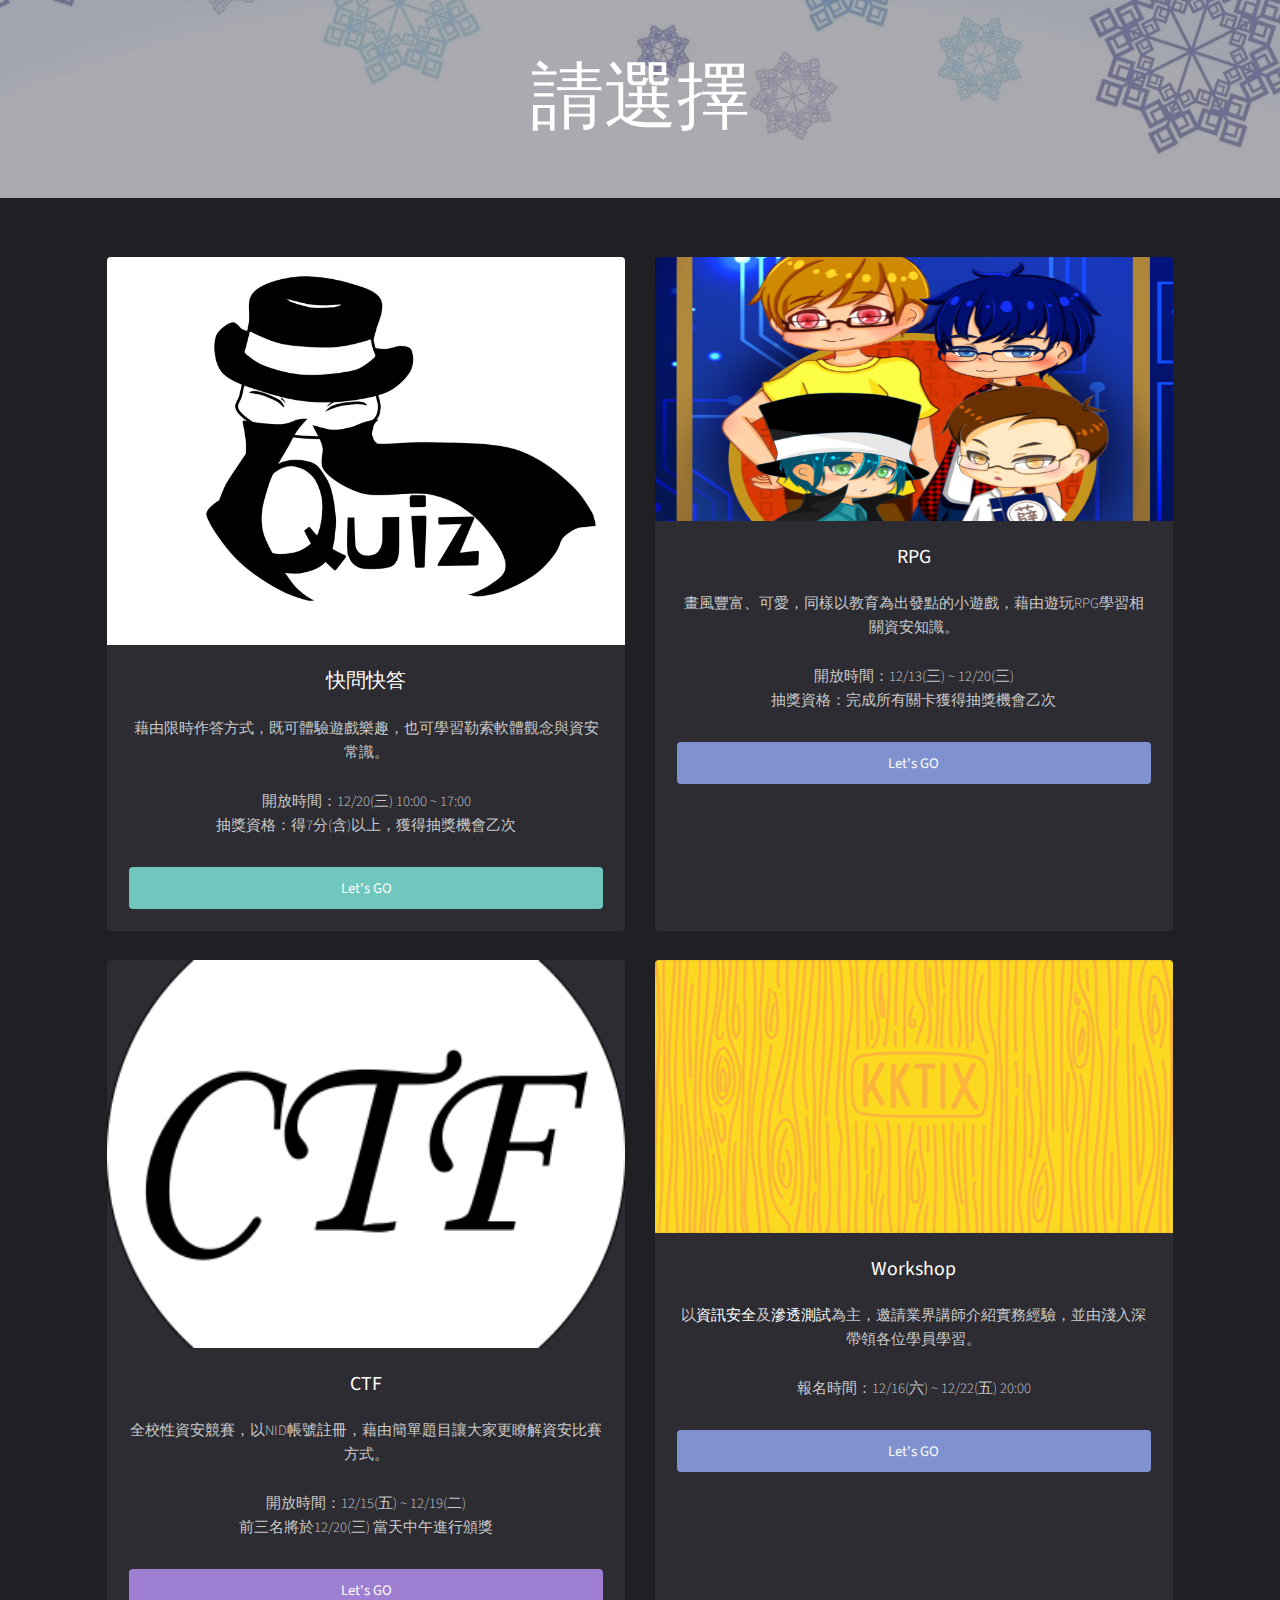
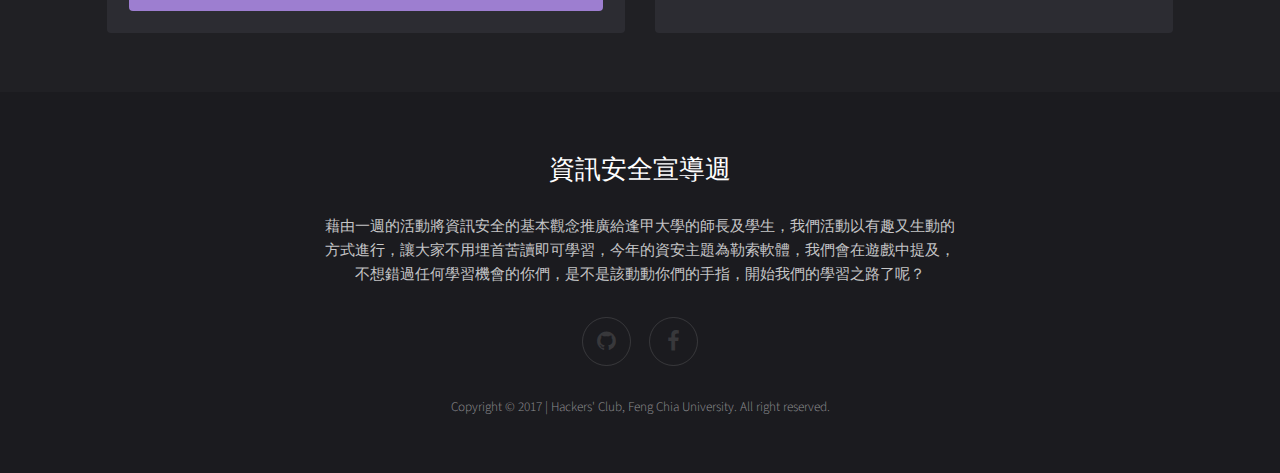
<file: All/index.html>
<!DOCTYPE HTML>
<html>
	<head>
		<title>資安週活動入口</title>
		<meta charset="utf-8" />
		<meta name="viewport" content="width=device-width, initial-scale=1" />
		<link rel="stylesheet" href="assets/css/main.css" />
		<link rel="icon" href="favicon.png" type="image/png">
	</head>
	<body id="top">
				<section id="banner" data-video="images/banner">
					<div class="inner">
						<header>
							<h1>請選擇</h1>
						</header>
					</div>
				</section>

			<!-- Main -->
				<div id="main">
					<div class="inner">

					<!-- Boxes -->
						<div class="thumbnails">

							<div class="box">
								<a target="_blank" href="http://isweekquick.hackersir.org/" class="image fit"><img src="images/pic01.jpg" alt="" height="100%" width="351.99" /></a>
								<div class="inner">
									<h3>快問快答</h3>
									<p>藉由限時作答方式，既可體驗遊戲樂趣，也可學習勒索軟體觀念與資安常識。<br><br>開放時間：12/20(三) 10:00 ~ 17:00<br>抽獎資格：得7分(含)以上，獲得抽獎機會乙次</p>
									<a target="_blank" href="http://isweekquick.hackersir.org/" class="button fit">Let's GO</a>
								</div>
							</div>

							<div class="box">
								<a target="_blank" href="http://isweek2017.hackersir.org/" class="image fit"><img src="images/pic02.png" alt="" height="263.99" /></a>
								<div class="inner">
									<h3>RPG</h3>
									<p>畫風豐富、可愛，同樣以教育為出發點的小遊戲，藉由遊玩RPG學習相關資安知識。<br><br>開放時間：12/13(三) ~ 12/20(三)<br>抽獎資格：完成所有關卡獲得抽獎機會乙次</p>
									<a target="_blank" href="http://isweek2017.hackersir.org/" class="button style2 fit" data-poptrox="youtube,800x400">Let's GO</a>
								</div>
							</div>

							<div class="box">
								<a href="#" class="image fit"><img src="images/pic03.png" alt="" width="263.99" /></a>
								<div class="inner">
									<h3>CTF</h3>
									<p>全校性資安競賽，以NID帳號註冊，藉由簡單題目讓大家更瞭解資安比賽方式。<br><br>開放時間：12/15(五) ~ 12/19(二)<br>前三名將於12/20(三) 當天中午進行頒獎</p>
									<a href="#" class="button style3 fit" data-poptrox="youtube,800x400">Let's GO</a>
								</div>
							</div>

							<div class="box">
								<a target="_blank" href="https://hackersir.kktix.cc/events/2017-fcu-iswws" class="image fit"><img src="images/pic04.png" alt="" width="263.99" /></a>
								<div class="inner">
									<h3>Workshop</h3>
									<p>以<b>資訊安全</b>及<b>滲透測試</b>為主，邀請業界講師介紹實務經驗，並由淺入深帶領各位學員學習。<br><br>報名時間：12/16(六) ~ 12/22(五) 20:00</p>
									<a target="_blank" href="https://hackersir.kktix.cc/events/2017-fcu-iswws" class="button style2 fit">Let's GO</a>
								</div>
							</div>
						</div>

					</div>
				</div>

			<!-- Footer -->
				<footer id="footer">
					<div class="inner">
						<h2>資訊安全宣導週</h2>
						<p>藉由一週的活動將資訊安全的基本觀念推廣給逢甲大學的師長及學生，我們活動以有趣又生動的方式進行，讓大家不用埋首苦讀即可學習，今年的資安主題為勒索軟體，我們會在遊戲中提及，不想錯過任何學習機會的你們，是不是該動動你們的手指，開始我們的學習之路了呢？</p>

						<ul class="icons">
							<li><a target="_blank" href="https://github.com/HackerSir" class="icon fa-github"><span class="label">Github</span></a></li>
							<li><a target="_blank" href="http://fb.me/HackerSir.tw" class="icon fa-facebook"><span class="label">Facebook</span></a></li>
						</ul>
						<p class="copyright">Copyright &copy 2017 | Hackers' Club, Feng Chia University. All right reserved.</p>
					</div>
				</footer>
	</body>
</html>
</file>
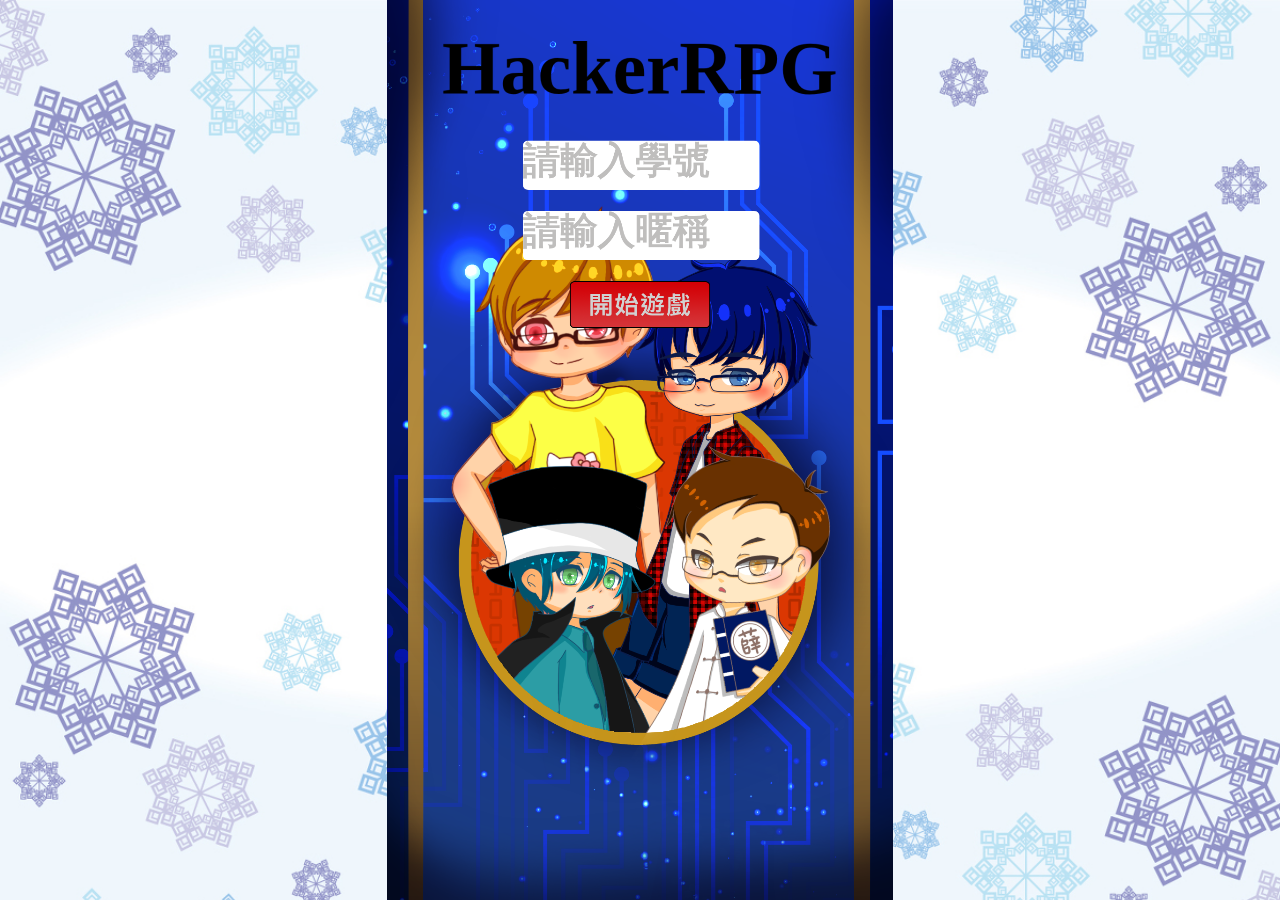
<file: RPG/index.html>
<!DOCTYPE html>
<html>
<head>
<meta charset="utf-8">
<meta name="viewport" content="width=device-width, initial-scale=1.0, minimum-scale=1.0, maximum-scale=1.0, user-scalable=no, shrink-to-fit=no">
<title>HackerRPG</title>
<link rel="stylesheet" href="assets/css/game.css">
<script src="assets/js/jquery-3.2.1.min.js"></script>
<script src="assets/js/phaser.min.js"></script>
<script src="assets/js/phaser-input.min.js"></script>
<script src="assets/js/game.js"></script>
</head>
<body>
<div id="gameContainer"></div>

<!-- Global site tag (gtag.js) - Google Analytics -->
<script async src="https://www.googletagmanager.com/gtag/js?id=UA-61683465-12"></script>
<script>
  window.dataLayer = window.dataLayer || [];
  function gtag(){dataLayer.push(arguments);}
  gtag('js', new Date());

  gtag('config', 'UA-61683465-12');
</script>

</body>
</html>
</file>
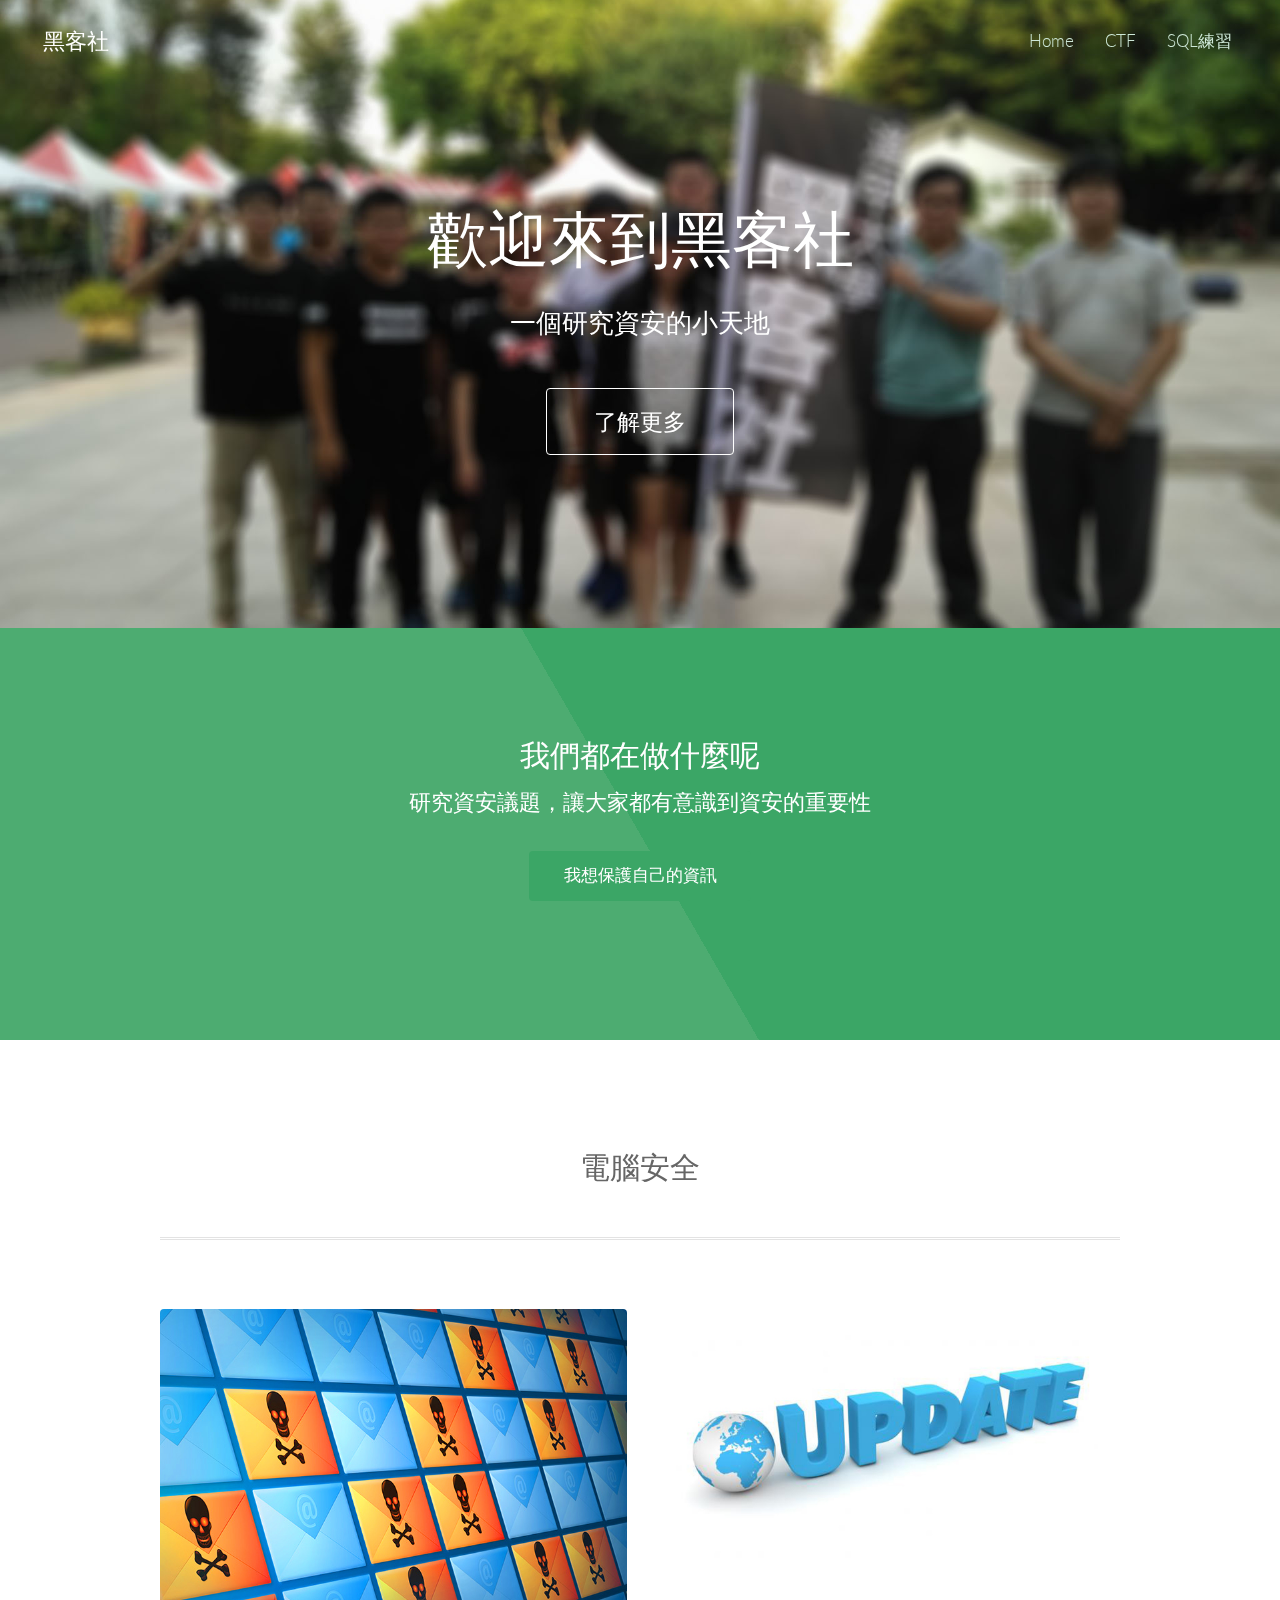
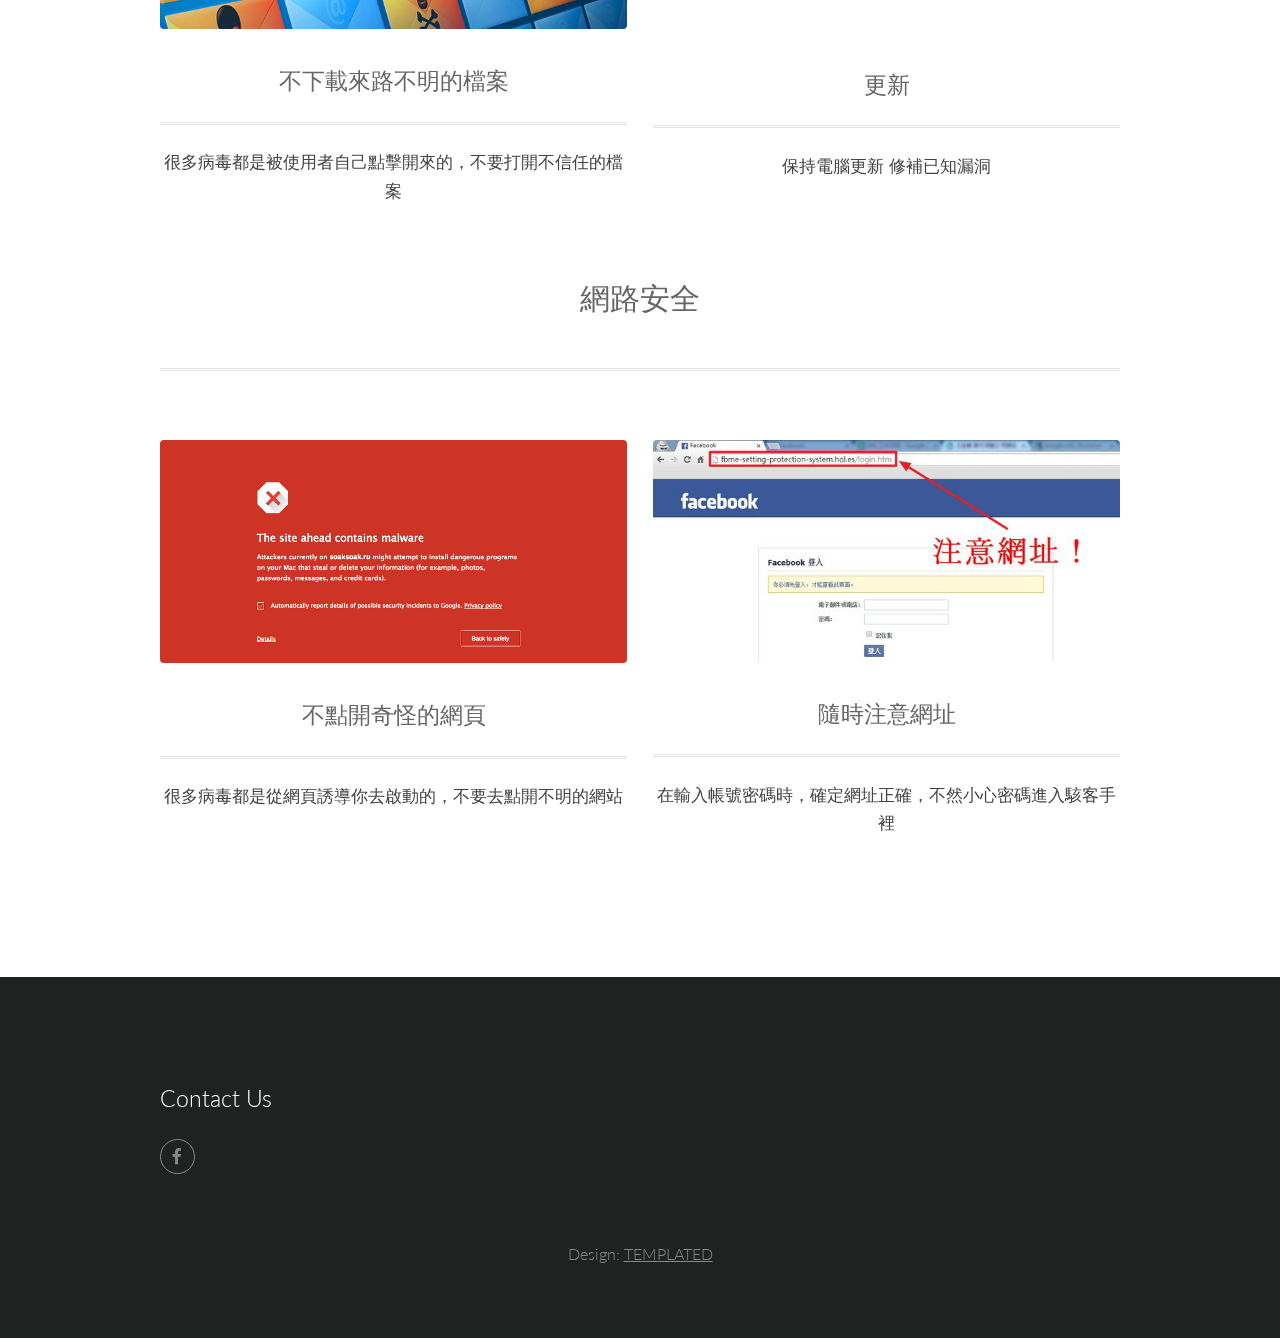
<file: web/index.html>
<!DOCTYPE html>
<!--
	Interphase by TEMPLATED
	templated.co @templatedco
	Released for free under the Creative Commons Attribution 3.0 license (templated.co/license)
-->
<html lang="en">
	<head>
		<meta charset="UTF-8">
		<title>資安週</title>
		<meta http-equiv="content-type" content="text/html; charset=utf-8" />
		<meta name="description" content="" />
		<meta name="keywords" content="" />
		<!--[if lte IE 8]><script src="css/ie/html5shiv.js"></script><![endif]-->
		<script src="js/jquery.min.js"></script>
		<script src="js/skel.min.js"></script>
		<script src="js/skel-layers.min.js"></script>
		<script src="js/init.js"></script>
		<script>
function movedown(){
  $('html,body').animate({scrollTop:$('#one').offset().top},800);
 };
 function movedown2(){
   $('html,body').animate({scrollTop:$('#two').offset().top},800);
  };
</script>
		<noscript>
			<link rel="stylesheet" href="css/skel.css" />
			<link rel="stylesheet" href="css/style.css" />
			<link rel="stylesheet" href="css/style-xlarge.css" />
		</noscript>
		<!--[if lte IE 8]><link rel="stylesheet" href="css/ie/v8.css" /><![endif]-->
	</head>
	<body class="landing">

		<!-- Header -->
			<header id="header">
				<h1><a href="index.html">黑客社</a></h1>
				<nav id="nav">
					<ul>
						<li><a href="index.html">Home</a></li>
						<li><a href="CTF.html">CTF</a></li>
						<li><a href="SQL.html">SQL練習</a></li>
					</ul>
				</nav>
			</header>

		<!-- Banner -->
			<section id="banner">
				<h2>歡迎來到黑客社</h2>
				<p>一個研究資安的小天地</p>
				<ul class="actions">
					<li>
						<a onclick="movedown();" class="button big">了解更多</a>
					</li>
				</ul>
			</section>

		<!-- One -->
			<section id="one" class="wrapper style1 align-center">
				<div class="container">
					<header>
						<h2>我們都在做什麼呢</h2>
						<p>研究資安議題，讓大家都有意識到資安的重要性</p>
						<a  onclick="movedown2();" class="button">我想保護自己的資訊</a>
					</header>

					</div>
				</div>
			</section>

		<!-- Two -->
			<section id="two" class="wrapper style2 align-center">
				<div class="container">
					<header>
						<h2>電腦安全</h2>

					</header>
					<div class="row">
						<section class="feature 6u 12u$(small)">
							<img class="image fit" src="images/pic01.jpg" alt="" />
							<h3 class="title">不下載來路不明的檔案</h3>
							<p>很多病毒都是被使用者自己點擊開來的，不要打開不信任的檔案</p>
						</section>
						<section class="feature 6u$ 12u$(small)">
							<img class="image fit" src="images/pic02.jpg" alt="" />
							<br>
							<br>
							<h3 class="title">更新</h3>
							<p> 保持電腦更新 修補已知漏洞</p>
						</section>
								</div>
								<header>
									<h2>網路安全</h2>

								</header>
									<div class="row">
						<section class="feature 6u 12u$(small)">
							<img class="image fit" src="images/pic03.png" alt="" />
							<h3 class="title">不點開奇怪的網頁</h3>
							<p>很多病毒都是從網頁誘導你去啟動的，不要去點開不明的網站</p>
						</section>
						<section class="feature 6u$ 12u$(small)">
							<img class="image fit" src="images/pic04.jpg" alt="" />
							<h3 class="title">隨時注意網址</h3>
							<p>在輸入帳號密碼時，確定網址正確，不然小心密碼進入駭客手裡</p>
						</section>
					</div>
					<!--<footer>
						<ul class="actions">
							<li>
								<a href="#" class="button alt big">Learn More</a>
							</li>
						</ul>
					</footer>-->
				</div>
			</section>

		<!-- Footer -->
			<footer id="footer">
				<div class="container">
					<div class="row">

						<section class="4u$ 12u$(medium) 12u$(small)">
							<h3>Contact Us</h3>
							<ul class="icons">

								<li><a href="https://www.facebook.com/HackerSir.tw/" class="icon rounded fa-facebook"><span class="label">Facebook</span></a></li>

							</ul>
							<ul class="tabular">

							</ul>
						</section>
					</div>
					<ul class="copyright">

						<li>Design: <a href="http://templated.co">TEMPLATED</a></li>

					</ul>
				</div>
			</footer>

	</body>
</html>
</file>
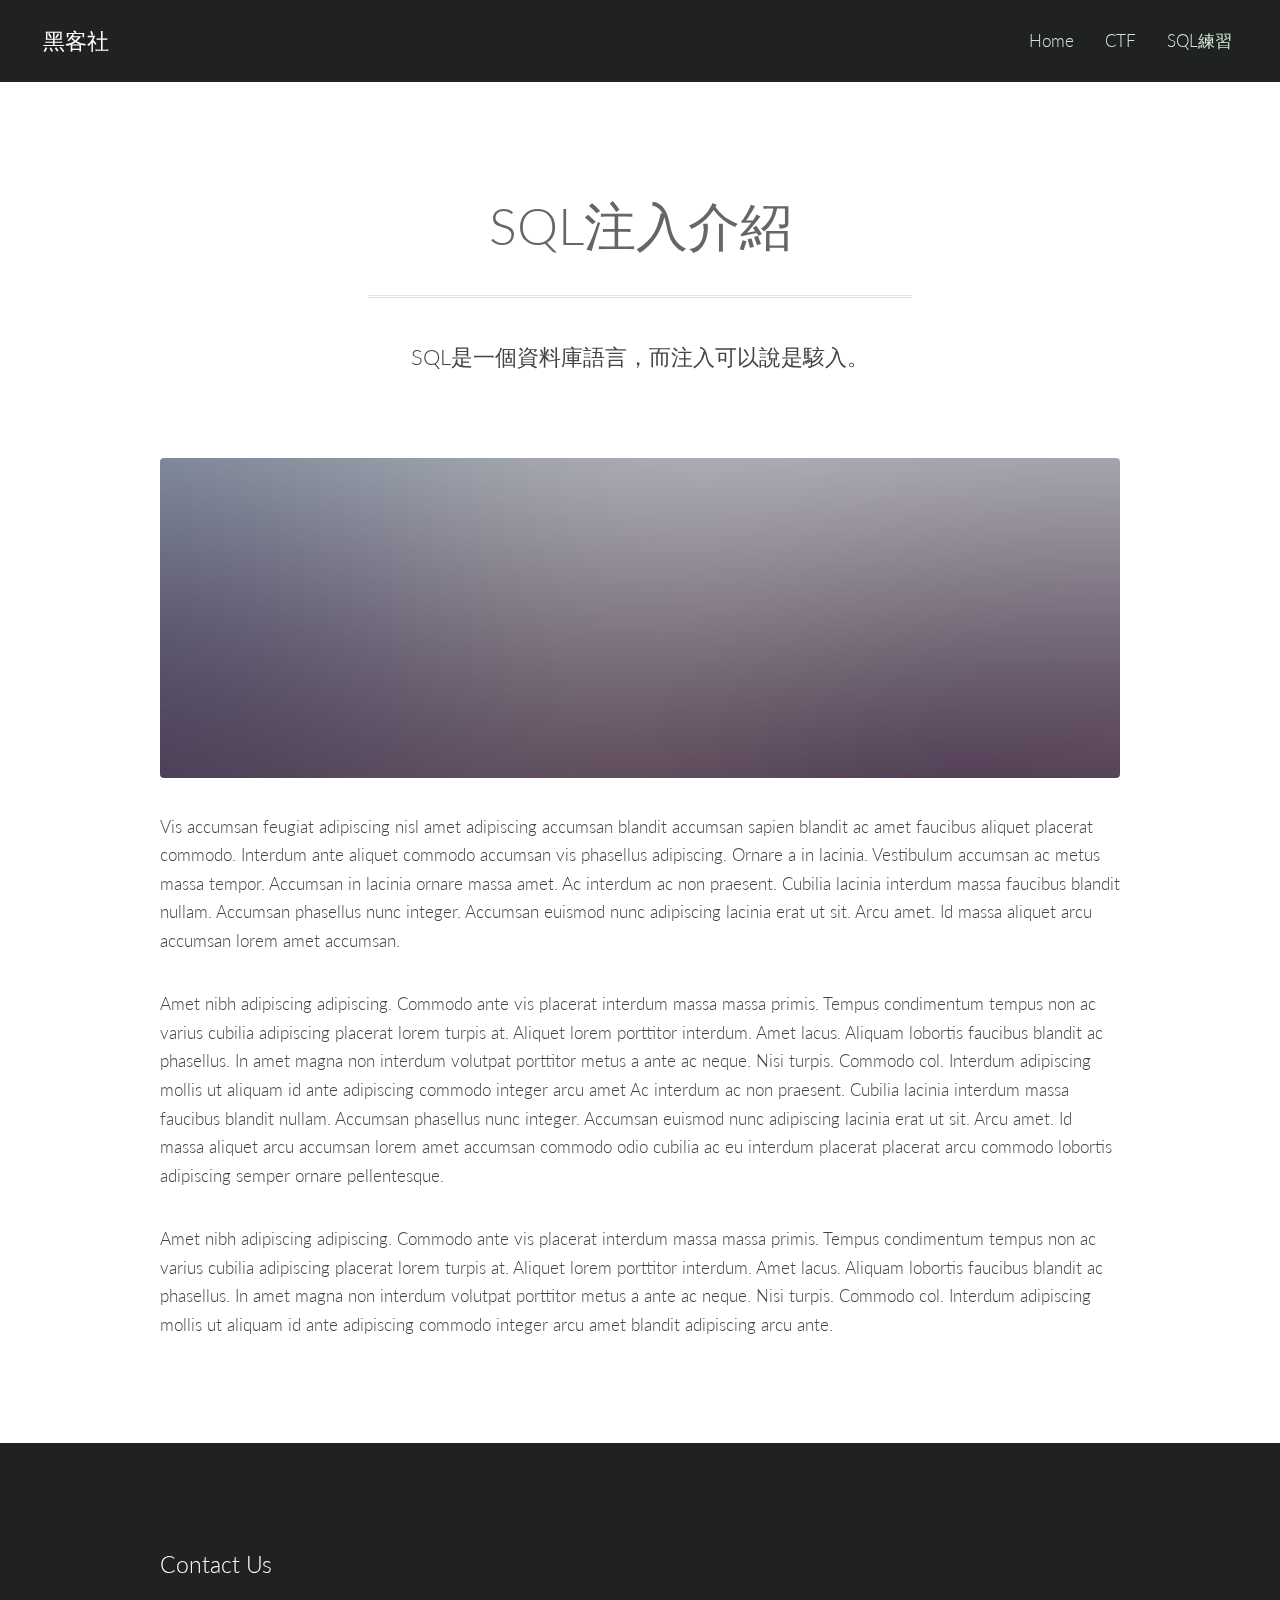
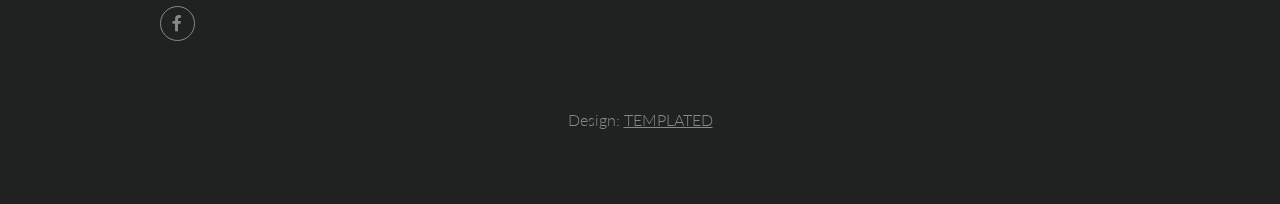
<file: web/SQL.html>
<!DOCTYPE html>
<!--
	Interphase by TEMPLATED
	templated.co @templatedco
	Released for free under the Creative Commons Attribution 3.0 license (templated.co/license)
-->
<html lang="en">
	<head>
		<meta charset="UTF-8">
		<title>SQL練習</title>
		<meta http-equiv="content-type" content="text/html; charset=utf-8" />
		<meta name="description" content="" />
		<meta name="keywords" content="" />
		<!--[if lte IE 8]><script src="css/ie/html5shiv.js"></script><![endif]-->
		<script src="js/jquery.min.js"></script>
		<script src="js/skel.min.js"></script>
		<script src="js/skel-layers.min.js"></script>
		<script src="js/init.js"></script>
		<noscript>
			<link rel="stylesheet" href="css/skel.css" />
			<link rel="stylesheet" href="css/style.css" />
			<link rel="stylesheet" href="css/style-xlarge.css" />
		</noscript>
		<!--[if lte IE 8]><link rel="stylesheet" href="css/ie/v8.css" /><![endif]-->
	</head>
	<body>

		<!-- Header -->
		<header id="header">
			<h1><a href="index.html">黑客社</a></h1>
			<nav id="nav">
				<ul>
					<li><a href="index.html">Home</a></li>
					<li><a href="CTF.html">CTF</a></li>
					<li><a href="SQL.html">SQL練習</a></li>
				</ul>
			</nav>
		</header>

		<!-- Main -->
			<section id="main" class="wrapper">
				<div class="container">

					<header class="major">
						<h2>SQL注入介紹</h2>
						<p>SQL是一個資料庫語言，而注入可以說是駭入。</p>
					</header>

					<a href="#" class="image fit"><img src="images/pic08.jpg" alt="" /></a>
					<p>Vis accumsan feugiat adipiscing nisl amet adipiscing accumsan blandit accumsan sapien blandit ac amet faucibus aliquet placerat commodo. Interdum ante aliquet commodo accumsan vis phasellus adipiscing. Ornare a in lacinia. Vestibulum accumsan ac metus massa tempor. Accumsan in lacinia ornare massa amet. Ac interdum ac non praesent. Cubilia lacinia interdum massa faucibus blandit nullam. Accumsan phasellus nunc integer. Accumsan euismod nunc adipiscing lacinia erat ut sit. Arcu amet. Id massa aliquet arcu accumsan lorem amet accumsan.</p>
					<p>Amet nibh adipiscing adipiscing. Commodo ante vis placerat interdum massa massa primis. Tempus condimentum tempus non ac varius cubilia adipiscing placerat lorem turpis at. Aliquet lorem porttitor interdum. Amet lacus. Aliquam lobortis faucibus blandit ac phasellus. In amet magna non interdum volutpat porttitor metus a ante ac neque. Nisi turpis. Commodo col. Interdum adipiscing mollis ut aliquam id ante adipiscing commodo integer arcu amet Ac interdum ac non praesent. Cubilia lacinia interdum massa faucibus blandit nullam. Accumsan phasellus nunc integer. Accumsan euismod nunc adipiscing lacinia erat ut sit. Arcu amet. Id massa aliquet arcu accumsan lorem amet accumsan commodo odio cubilia ac eu interdum placerat placerat arcu commodo lobortis adipiscing semper ornare pellentesque.</p>
					<p>Amet nibh adipiscing adipiscing. Commodo ante vis placerat interdum massa massa primis. Tempus condimentum tempus non ac varius cubilia adipiscing placerat lorem turpis at. Aliquet lorem porttitor interdum. Amet lacus. Aliquam lobortis faucibus blandit ac phasellus. In amet magna non interdum volutpat porttitor metus a ante ac neque. Nisi turpis. Commodo col. Interdum adipiscing mollis ut aliquam id ante adipiscing commodo integer arcu amet blandit adipiscing arcu ante.</p>

				</div>
			</section>

		<!-- Footer -->
		<footer id="footer">
			<div class="container">
				<div class="row">

					<section class="4u$ 12u$(medium) 12u$(small)">
						<h3>Contact Us</h3>
						<ul class="icons">

							<li><a href="https://www.facebook.com/HackerSir.tw/" class="icon rounded fa-facebook"><span class="label">Facebook</span></a></li>

						</ul>
						<ul class="tabular">

						</ul>
					</section>
				</div>
				<ul class="copyright">

					<li>Design: <a href="http://templated.co">TEMPLATED</a></li>

				</ul>
			</div>
		</footer>

	</body>
</html>
</file>
<file: RPG/assets/css/game.css>
body {
    margin:0px;
    background-image:url(../img/indexbg.jpg);
    background-size:cover;
}

#gameContainer {
    display:flex;
    justify-content:center;
    align-items:center;
    width:auto;
    height:100vh;
}
</file>
<file: web/css/style-xlarge.css>
/*
	Interphase by TEMPLATED
	templated.co @templatedco
	Released for free under the Creative Commons Attribution 3.0 license (templated.co/license)
*/

/* Basic */

	body, input, select, textarea {
		font-size: 13pt;
	}
</file>
<file: web/css/ie/v8.css>
/*
	Interphase by TEMPLATED
	templated.co @templatedco
	Released for free under the Creative Commons Attribution 3.0 license (templated.co/license)
*/

/* Banner */

	#banner {
		background: url("../../images/banner.jpg");
		background-size: cover;
		-ms-behavior: url("css/ie/backgroundsize.min.htc");
	}
</file>
<file: All/assets/css/main.css>
@charset "UTF-8";
@import url(font-awesome.min.css);
@import url("https://fonts.googleapis.com/css?family=Source+Sans+Pro:300,400|Passion+One:400");

/* Reset */

	html, body, div, span, applet, object, iframe, h1, h2, h3, h4, h5, h6, p, blockquote, pre, a, abbr, acronym, address, big, cite, code, del, dfn, em, img, ins, kbd, q, s, samp, small, strike, strong, sub, sup, tt, var, b, u, i, center, dl, dt, dd, ol, ul, li, fieldset, form, label, legend, table, caption, tbody, tfoot, thead, tr, th, td, article, aside, canvas, details, embed, figure, figcaption, footer, header, hgroup, menu, nav, output, ruby, section, summary, time, mark, audio, video {
		margin: 0;
		padding: 0;
		border: 0;
		font-size: 100%;
		font: inherit;
		vertical-align: baseline;
	}

	article, aside, details, figcaption, figure, footer, header, hgroup, menu, nav, section {
		display: block;
	}

	body {
		line-height: 1;
	}

	ol, ul {
		list-style: none;
	}

	blockquote, q {
		quotes: none;
	}

	blockquote:before, blockquote:after, q:before, q:after {
		content: '';
		content: none;
	}

	table {
		border-collapse: collapse;
		border-spacing: 0;
	}

	body {
		-webkit-text-size-adjust: none;
	}

/* Box Model */

	*, *:before, *:after {
		-moz-box-sizing: border-box;
		-webkit-box-sizing: border-box;
		box-sizing: border-box;
	}

/* Basic */

	@-ms-viewport {
		width: device-width;
	}

	body {
		-ms-overflow-style: scrollbar;
	}

	@media screen and (max-width: 480px) {

		html, body {
			min-width: 320px;
		}

	}

	body {
		background: #202024;
	}

		body.is-loading *, body.is-loading *:before, body.is-loading *:after {
			-moz-animation: none !important;
			-webkit-animation: none !important;
			-ms-animation: none !important;
			animation: none !important;
			-moz-transition: none !important;
			-webkit-transition: none !important;
			-ms-transition: none !important;
			transition: none !important;
		}

/* Type */

	body, input, select, textarea {
		color: rgba(255, 255, 255, 0.75);
		font-family: "Source Sans Pro", sans-serif;
		font-size: 14pt;
		font-weight: 300;
		line-height: 1.65;
	}

		@media screen and (max-width: 1680px) {

			body, input, select, textarea {
				font-size: 11pt;
			}

		}

		@media screen and (max-width: 1280px) {

			body, input, select, textarea {
				font-size: 11pt;
			}

		}

		@media screen and (max-width: 980px) {

			body, input, select, textarea {
				font-size: 12pt;
			}

		}

		@media screen and (max-width: 736px) {

			body, input, select, textarea {
				font-size: 12pt;
			}

		}

		@media screen and (max-width: 480px) {

			body, input, select, textarea {
				font-size: 12pt;
			}

		}

	a {
		-moz-transition: background-color 0.2s ease-in-out, color 0.2s ease-in-out;
		-webkit-transition: background-color 0.2s ease-in-out, color 0.2s ease-in-out;
		-ms-transition: background-color 0.2s ease-in-out, color 0.2s ease-in-out;
		transition: background-color 0.2s ease-in-out, color 0.2s ease-in-out;
		color: rgba(255, 255, 255, 0.75);
		text-decoration: none;
		border-bottom: 1px dotted;
		outline: 0;
	}

		a:hover {
			color: #FFF;
			border: none;
		}

	strong, b {
		color: #fff;
		font-weight: 400;
	}

	em, i {
		font-style: italic;
	}

	p {
		margin: 0 0 2em 0;
	}

	h1, h2, h3, h4, h5, h6 {
		color: #fff;
		font-weight: 400;
		line-height: 1.5;
		margin: 0 0 1em 0;
	}

		h1 a, h2 a, h3 a, h4 a, h5 a, h6 a {
			color: inherit;
			text-decoration: none;
		}

	h2 {
		font-size: 1.75em;
	}

	h3 {
		font-size: 1.35em;
	}

	h4 {
		font-size: 1.1em;
	}

	h5 {
		font-size: 0.9em;
	}

	h6 {
		font-size: 0.7em;
	}

	sub {
		font-size: 0.8em;
		position: relative;
		top: 0.5em;
	}

	sup {
		font-size: 0.8em;
		position: relative;
		top: -0.5em;
	}

	blockquote {
		border-left: solid 4px rgba(144, 144, 144, 0.25);
		font-style: italic;
		margin: 0 0 2em 0;
		padding: 0.5em 0 0.5em 2em;
	}

	code {
		background: rgba(144, 144, 144, 0.075);
		border-radius: 4px;
		border: solid 1px rgba(144, 144, 144, 0.25);
		font-family: "Courier New", monospace;
		font-size: 0.9em;
		margin: 0 0.25em;
		padding: 0.25em 0.65em;
	}

	pre {
		-webkit-overflow-scrolling: touch;
		font-family: "Courier New", monospace;
		font-size: 0.9em;
		margin: 0 0 2em 0;
	}

		pre code {
			display: block;
			line-height: 1.75;
			padding: 1em 1.5em;
			overflow-x: auto;
		}

	hr {
		border: 0;
		border-bottom: solid 1px rgba(144, 144, 144, 0.25);
		margin: 2em 0;
	}

		hr.major {
			margin: 3em 0;
		}

	.align-left {
		text-align: left;
	}

	.align-center {
		text-align: center;
	}

	.align-right {
		text-align: right;
	}

/* Section/Article */

	section.special, article.special {
		text-align: center;
	}

	header p {
		color: rgba(255, 255, 255, 0.5);
		position: relative;
		margin: 0 0 1.5em 0;
	}

	header h2 + p {
		font-size: 1.25em;
		margin-top: -1em;
	}

	header h3 + p {
		font-size: 1.1em;
		margin-top: -0.8em;
	}

	header h4 + p,
	header h5 + p,
	header h6 + p {
		font-size: 0.9em;
		margin-top: -0.6em;
	}

/* Box */

	.thumbnails {
		display: -moz-flex;
		display: -webkit-flex;
		display: -ms-flex;
		display: flex;
		-moz-align-items: stretch;
		-webkit-align-items: stretch;
		-ms-align-items: stretch;
		align-items: stretch;
		-moz-justify-content: center;
		-webkit-justify-content: center;
		-ms-justify-content: center;
		justify-content: center;
		-moz-flex-wrap: wrap;
		-webkit-flex-wrap: wrap;
		-ms-flex-wrap: wrap;
		flex-wrap: wrap;
	}

		.thumbnails .box {
			margin: 0 1em 2em 1em;
			width: 30%;
		}

			@media screen and (max-width: 1280px) {

				.thumbnails .box {
					width: 45%;
				}

			}

			@media screen and (max-width: 736px) {

				.thumbnails .box {
					width: 100%;
				}

			}

/* Form */

	form {
		margin: 0 0 2em 0;
	}

	label {
		color: #fff;
		display: block;
		font-size: 0.9em;
		font-weight: 400;
		margin: 0 0 1em 0;
	}

	input[type="text"],
	input[type="password"],
	input[type="email"],
	input[type="tel"],
	select,
	textarea {
		-moz-appearance: none;
		-webkit-appearance: none;
		-ms-appearance: none;
		appearance: none;
		background: rgba(144, 144, 144, 0.075);
		border-radius: 4px;
		border: none;
		border: solid 1px rgba(144, 144, 144, 0.25);
		color: inherit;
		display: block;
		outline: 0;
		padding: 0 1em;
		text-decoration: none;
		width: 100%;
	}

		input[type="text"]:invalid,
		input[type="password"]:invalid,
		input[type="email"]:invalid,
		input[type="tel"]:invalid,
		select:invalid,
		textarea:invalid {
			box-shadow: none;
		}

		input[type="text"]:focus,
		input[type="password"]:focus,
		input[type="email"]:focus,
		input[type="tel"]:focus,
		select:focus,
		textarea:focus {
			border-color: #ff8686;
			box-shadow: 0 0 0 1px #ff8686;
		}

	.select-wrapper {
		text-decoration: none;
		display: block;
		position: relative;
	}

		.select-wrapper:before {
			content: "";
			-moz-osx-font-smoothing: grayscale;
			-webkit-font-smoothing: antialiased;
			font-family: FontAwesome;
			font-style: normal;
			font-weight: normal;
			text-transform: none !important;
		}

		.select-wrapper:before {
			color: rgba(144, 144, 144, 0.25);
			display: block;
			height: 2.75em;
			line-height: 2.75em;
			pointer-events: none;
			position: absolute;
			right: 0;
			text-align: center;
			top: 0;
			width: 2.75em;
		}

		.select-wrapper select::-ms-expand {
			display: none;
		}

	input[type="text"],
	input[type="password"],
	input[type="email"],
	select {
		height: 2.75em;
	}

	textarea {
		padding: 0.75em 1em;
	}

	input[type="checkbox"],
	input[type="radio"] {
		-moz-appearance: none;
		-webkit-appearance: none;
		-ms-appearance: none;
		appearance: none;
		display: block;
		float: left;
		margin-right: -2em;
		opacity: 0;
		width: 1em;
		z-index: -1;
	}

		input[type="checkbox"] + label,
		input[type="radio"] + label {
			text-decoration: none;
			color: rgba(255, 255, 255, 0.75);
			cursor: pointer;
			display: inline-block;
			font-size: 1em;
			font-weight: 300;
			padding-left: 2.4em;
			padding-right: 0.75em;
			position: relative;
		}

			input[type="checkbox"] + label:before,
			input[type="radio"] + label:before {
				-moz-osx-font-smoothing: grayscale;
				-webkit-font-smoothing: antialiased;
				font-family: FontAwesome;
				font-style: normal;
				font-weight: normal;
				text-transform: none !important;
			}

			input[type="checkbox"] + label:before,
			input[type="radio"] + label:before {
				background: rgba(144, 144, 144, 0.075);
				border-radius: 4px;
				border: solid 1px rgba(144, 144, 144, 0.25);
				content: '';
				display: inline-block;
				height: 1.65em;
				left: 0;
				line-height: 1.58125em;
				position: absolute;
				text-align: center;
				top: 0;
				width: 1.65em;
			}

		input[type="checkbox"]:checked + label:before,
		input[type="radio"]:checked + label:before {
			background: #ff8686;
			border-color: #ff8686;
			color: #ffffff;
			content: '\f00c';
		}

		input[type="checkbox"]:focus + label:before,
		input[type="radio"]:focus + label:before {
			border-color: #ff8686;
			box-shadow: 0 0 0 1px #ff8686;
		}

	input[type="checkbox"] + label:before {
		border-radius: 4px;
	}

	input[type="radio"] + label:before {
		border-radius: 100%;
	}

	::-webkit-input-placeholder {
		color: rgba(255, 255, 255, 0.5) !important;
		opacity: 1.0;
	}

	:-moz-placeholder {
		color: rgba(255, 255, 255, 0.5) !important;
		opacity: 1.0;
	}

	::-moz-placeholder {
		color: rgba(255, 255, 255, 0.5) !important;
		opacity: 1.0;
	}

	:-ms-input-placeholder {
		color: rgba(255, 255, 255, 0.5) !important;
		opacity: 1.0;
	}

	.formerize-placeholder {
		color: rgba(255, 255, 255, 0.5) !important;
		opacity: 1.0;
	}

/* Box */

	.box {
		border-radius: 4px;
		margin-bottom: 2em;
		background: #2c2c32;
		text-align: center;
	}

		.box > :last-child,
		.box > :last-child > :last-child,
		.box > :last-child > :last-child > :last-child {
			margin-bottom: 0;
		}

		.box .image.fit {
			margin: 0;
		}

		.box .image img {
			border-radius: 4px 4px 0 0;
		}

		.box .inner {
			padding: 1.5em;
			width: 100% !important;
		}

			@media screen and (max-width: 480px) {

				.box .inner {
					padding: 1em;
				}

			}

		.box.alt {
			border: 0;
			border-radius: 0;
			padding: 0;
		}

/* Icon */

	.icon {
		text-decoration: none;
		border-bottom: none;
		position: relative;
	}

		.icon:before {
			-moz-osx-font-smoothing: grayscale;
			-webkit-font-smoothing: antialiased;
			font-family: FontAwesome;
			font-style: normal;
			font-weight: normal;
			text-transform: none !important;
		}

		.icon > .label {
			display: none;
		}

/* Image */

	.image {
		border-radius: 4px;
		border: 0;
		display: inline-block;
		position: relative;
	}

		.image img {
			border-radius: 4px;
			display: block;
		}

		.image.left, .image.right {
			max-width: 40%;
		}

			.image.left img, .image.right img {
				width: 100%;
			}

		.image.left {
			float: left;
			padding: 0 1.5em 1em 0;
			top: 0.25em;
		}

		.image.right {
			float: right;
			padding: 0 0 1em 1.5em;
			top: 0.25em;
		}

		.image.fit {
			display: block;
			margin: 0 0 2em 0;
			width: 100%;
		}

			.image.fit img {
				width: 100%;
			}

		.image.main {
			display: block;
			margin: 0 0 3em 0;
			width: 100%;
		}

			.image.main img {
				width: 100%;
			}

/* List */

	ol {
		list-style: decimal;
		margin: 0 0 2em 0;
		padding-left: 1.25em;
	}

		ol li {
			padding-left: 0.25em;
		}

	ul {
		list-style: disc;
		margin: 0 0 2em 0;
		padding-left: 1em;
	}

		ul li {
			padding-left: 0.5em;
		}

		ul.alt {
			list-style: none;
			padding-left: 0;
		}

			ul.alt li {
				border-top: solid 1px rgba(144, 144, 144, 0.25);
				padding: 0.5em 0;
			}

				ul.alt li:first-child {
					border-top: 0;
					padding-top: 0;
				}

		ul.icons {
			cursor: default;
			list-style: none;
			padding-left: 0;
		}

			ul.icons li {
				display: inline-block;
				text-align: center;
				padding-left: 0;
				padding-right: 1em;
			}

				ul.icons li a {
					display: block;
					border-radius: 100%;
					margin: 0;
					padding: 0.5em;
					border: solid 1px rgba(144, 144, 144, 0.25);
					color: rgba(144, 144, 144, 0.25);
				}

					ul.icons li a:before {
						font-size: 1.5em;
						display: block;
						width: 1.5em;
						height: 1.5em;
						line-height: 1.5em;
					}

					ul.icons li a:hover {
						background-color: #202024;
						color: #FFF;
					}

				ul.icons li:last-child {
					padding-right: 0;
				}

		ul.actions {
			cursor: default;
			list-style: none;
			padding-left: 0;
		}

			ul.actions li {
				display: inline-block;
				padding: 0 1em 0 0;
				vertical-align: middle;
			}

				ul.actions li:last-child {
					padding-right: 0;
				}

			ul.actions.small li {
				padding: 0 0.5em 0 0;
			}

			ul.actions.vertical li {
				display: block;
				padding: 1em 0 0 0;
			}

				ul.actions.vertical li:first-child {
					padding-top: 0;
				}

				ul.actions.vertical li > * {
					margin-bottom: 0;
				}

			ul.actions.vertical.small li {
				padding: 0.5em 0 0 0;
			}

				ul.actions.vertical.small li:first-child {
					padding-top: 0;
				}

			ul.actions.fit {
				display: table;
				margin-left: -1em;
				padding: 0;
				table-layout: fixed;
				width: calc(100% + 1em);
			}

				ul.actions.fit li {
					display: table-cell;
					padding: 0 0 0 1em;
				}

					ul.actions.fit li > * {
						margin-bottom: 0;
					}

				ul.actions.fit.small {
					margin-left: -0.5em;
					width: calc(100% + 0.5em);
				}

					ul.actions.fit.small li {
						padding: 0 0 0 0.5em;
					}

			@media screen and (max-width: 480px) {

				ul.actions {
					margin: 0 0 2em 0;
				}

					ul.actions li {
						padding: 1em 0 0 0;
						display: block;
						text-align: center;
						width: 100%;
					}

						ul.actions li:first-child {
							padding-top: 0;
						}

						ul.actions li > * {
							width: 100%;
							margin: 0 !important;
						}

							ul.actions li > *.icon:before {
								margin-left: -2em;
							}

					ul.actions.small li {
						padding: 0.5em 0 0 0;
					}

						ul.actions.small li:first-child {
							padding-top: 0;
						}

			}

	dl {
		margin: 0 0 2em 0;
	}

		dl dt {
			display: block;
			font-weight: 400;
			margin: 0 0 1em 0;
		}

		dl dd {
			margin-left: 2em;
		}

/* Table */

	.table-wrapper {
		-webkit-overflow-scrolling: touch;
		overflow-x: auto;
	}

	table {
		margin: 0 0 2em 0;
		width: 100%;
	}

		table tbody tr {
			border: solid 1px rgba(144, 144, 144, 0.25);
			border-left: 0;
			border-right: 0;
		}

			table tbody tr:nth-child(2n + 1) {
				background-color: rgba(144, 144, 144, 0.075);
			}

		table td {
			padding: 0.75em 0.75em;
		}

		table th {
			color: #fff;
			font-size: 0.9em;
			font-weight: 400;
			padding: 0 0.75em 0.75em 0.75em;
			text-align: left;
		}

		table thead {
			border-bottom: solid 2px rgba(144, 144, 144, 0.25);
		}

		table tfoot {
			border-top: solid 2px rgba(144, 144, 144, 0.25);
		}

		table.alt {
			border-collapse: separate;
		}

			table.alt tbody tr td {
				border: solid 1px rgba(144, 144, 144, 0.25);
				border-left-width: 0;
				border-top-width: 0;
			}

				table.alt tbody tr td:first-child {
					border-left-width: 1px;
				}

			table.alt tbody tr:first-child td {
				border-top-width: 1px;
			}

			table.alt thead {
				border-bottom: 0;
			}

			table.alt tfoot {
				border-top: 0;
			}

/* Button */

	input[type="submit"],
	input[type="reset"],
	input[type="button"],
	button,
	.button {
		-moz-appearance: none;
		-webkit-appearance: none;
		-ms-appearance: none;
		appearance: none;
		-moz-transition: background-color 0.2s ease-in-out, color 0.2s ease-in-out;
		-webkit-transition: background-color 0.2s ease-in-out, color 0.2s ease-in-out;
		-ms-transition: background-color 0.2s ease-in-out, color 0.2s ease-in-out;
		transition: background-color 0.2s ease-in-out, color 0.2s ease-in-out;
		background-color: #70c7be;
		border-radius: 4px;
		border: 0;
		color: #ffffff !important;
		cursor: pointer;
		display: inline-block;
		font-weight: 400;
		height: 2.85em;
		line-height: 2.95em;
		padding: 0 1.5em;
		text-align: center;
		text-decoration: none;
		white-space: nowrap;
	}

		input[type="submit"]:hover,
		input[type="reset"]:hover,
		input[type="button"]:hover,
		button:hover,
		.button:hover {
			background-color: #82cec6;
		}

		input[type="submit"]:active,
		input[type="reset"]:active,
		input[type="button"]:active,
		button:active,
		.button:active {
			background-color: #5ec0b6;
		}

		input[type="submit"].icon,
		input[type="reset"].icon,
		input[type="button"].icon,
		button.icon,
		.button.icon {
			padding-left: 1.35em;
		}

			input[type="submit"].icon:before,
			input[type="reset"].icon:before,
			input[type="button"].icon:before,
			button.icon:before,
			.button.icon:before {
				margin-right: 0.5em;
			}

		input[type="submit"].fit,
		input[type="reset"].fit,
		input[type="button"].fit,
		button.fit,
		.button.fit {
			display: block;
			margin: 0 0 1em 0;
			width: 100%;
		}

		input[type="submit"].small,
		input[type="reset"].small,
		input[type="button"].small,
		button.small,
		.button.small {
			font-size: 0.8em;
		}

		input[type="submit"].big,
		input[type="reset"].big,
		input[type="button"].big,
		button.big,
		.button.big {
			font-size: 1.35em;
		}

		input[type="submit"].disabled, input[type="submit"]:disabled,
		input[type="reset"].disabled,
		input[type="reset"]:disabled,
		input[type="button"].disabled,
		input[type="button"]:disabled,
		button.disabled,
		button:disabled,
		.button.disabled,
		.button:disabled {
			background-color: rgba(255, 255, 255, 0.75) !important;
			box-shadow: inset 0 -0.15em 0 0 rgba(0, 0, 0, 0.15);
			color: #202024 !important;
			cursor: default;
			opacity: 0.25;
		}

		input[type="submit"].style2,
		input[type="reset"].style2,
		input[type="button"].style2,
		button.style2,
		.button.style2 {
			background-color: #7f92cf;
		}

			input[type="submit"].style2:hover,
			input[type="reset"].style2:hover,
			input[type="button"].style2:hover,
			button.style2:hover,
			.button.style2:hover {
				background-color: #92a2d6;
			}

			input[type="submit"].style2:active,
			input[type="reset"].style2:active,
			input[type="button"].style2:active,
			button.style2:active,
			.button.style2:active {
				background-color: #6c82c8;
			}

		input[type="submit"].style3,
		input[type="reset"].style3,
		input[type="button"].style3,
		button.style3,
		.button.style3 {
			background-color: #9d7ed0;
		}

			input[type="submit"].style3:hover,
			input[type="reset"].style3:hover,
			input[type="button"].style3:hover,
			button.style3:hover,
			.button.style3:hover {
				background-color: #ab91d7;
			}

			input[type="submit"].style3:active,
			input[type="reset"].style3:active,
			input[type="button"].style3:active,
			button.style3:active,
			.button.style3:active {
				background-color: #8f6bc9;
			}

		@media screen and (max-width: 480px) {

			input[type="submit"],
			input[type="reset"],
			input[type="button"],
			button,
			.button {
				padding: 0;
			}

		}

/* Poptrox */

	.poptrox-popup {
		-moz-box-sizing: content-box;
		-webkit-box-sizing: content-box;
		-ms-box-sizing: content-box;
		box-sizing: content-box;
		background: #000;
		box-shadow: 0 0.5em 3em 0 rgba(0, 0, 0, 0.25);
		border-radius: 4px;
		padding: 2em;
		overflow: hidden;
	}

		.poptrox-popup .closer {
			-moz-transition: opacity 0.2s ease-in-out;
			-webkit-transition: opacity 0.2s ease-in-out;
			-ms-transition: opacity 0.2s ease-in-out;
			transition: opacity 0.2s ease-in-out;
			text-decoration: none;
			position: absolute;
			top: .5em;
			right: .5em;
			z-index: 11000;
			-webkit-tap-highlight-color: rgba(255, 255, 255, 0);
			white-space: nowrap;
			text-indent: 2em;
			overflow: hidden;
			width: 2em;
			height: 2em;
			display: block;
		}

			.poptrox-popup .closer:before {
				content: "\f00d";
				-moz-osx-font-smoothing: grayscale;
				-webkit-font-smoothing: antialiased;
				font-family: FontAwesome;
				font-style: normal;
				font-weight: normal;
				text-transform: none !important;
				display: block;
				position: relative;
				text-indent: 0;
				border-radius: 100%;
				box-shadow: inset 0 0 0 1px rgba(255, 255, 255, 0.25);
				color: #ffffff !important;
				width: 2em;
				height: 2em;
				line-height: 2em;
			}

		.poptrox-popup:hover .closer {
			opacity: 0.5;
		}

		.poptrox-popup:hover .closer:hover {
			opacity: 1.0;
		}

		@media screen and (max-width: 736px) {

			.poptrox-popup {
				padding: 0;
			}

				.poptrox-popup .closer {
					display: none !important;
				}

		}

/* Banner */

	#banner {
		-webkit-align-items: center;
		-ms-align-items: center;
		align-items: center;
		display: -moz-flex;
		display: -webkit-flex;
		display: -ms-flex;
		display: flex;
		-moz-justify-content: center;
		-webkit-justify-content: center;
		-ms-justify-content: center;
		justify-content: center;
		padding: 3em 3em 3em 3em;
		min-height: 10vh;
		background-image: url("../../images/banner.jpg");
		background-position: center;
		background-size: cover;
		background-repeat: no-repeat;
		border-top: 0;
		position: relative;
		text-align: center;
		overflow: hidden;
	}

		#banner .inner {
			text-align: center;
			position: relative;
			z-index: 2;
		}

		#banner h1 {
			color: #fff;
			font-size: 5em;
			font-weight: 400;
			margin: 0;
		}

			@media screen and (max-width: 980px) {

				#banner h1 {
					font-size: 5em;
				}

			}

			@media screen and (max-width: 736px) {

				#banner h1 {
					font-size: 3em;
				}

			}

		#banner p {
			color: rgba(255, 255, 255, 0.85);
			font-size: 1.5em;
			font-weight: 300;
		}

			@media screen and (max-width: 980px) {

				#banner p {
					font-size: 1.5em;
				}

			}

			@media screen and (max-width: 480px) {
				#banner p {
					font-size: 1.25em;
				}

			}

		#banner a {
			color: rgba(255, 255, 255, 0.75);
			text-decoration: none;
			border-bottom: 1px dotted;
		}

			#banner a:hover {
				color: #FFF;
				border: none;
			}

		#banner .more {
			background-image: url("images/arrow.svg");
			background-position: center 1.35em;
			background-repeat: no-repeat;
			background-size: auto;
			border: 1px solid #fff;
			border-radius: 100%;
			color: rgba(255, 255, 255, 0.75);
			display: block;
			height: 4em;
			text-indent: 4em;
			overflow: hidden;
			white-space: nowrap;
			width: 4em;
			z-index: 2;
			margin: 0 auto 2em auto;
		}

			#banner .more:hover {
				background-color: rgba(255, 255, 255, 0.05);
				border: 1px solid #fff;
				color: #FFF;
			}


		#banner:before {
			-moz-transition: opacity 3s ease;
			-webkit-transition: opacity 3s ease;
			-ms-transition: opacity 3s ease;
			transition: opacity 3s ease;
			-moz-transition-delay: 1s;
			-webkit-transition-delay: 1s;
			-ms-transition-delay: 1s;
			transition-delay: 1s;
			content: '';
			background-color: #42424f;
			display: block;
			height: 100%;
			left: 0;
			opacity: 0.45;
			position: absolute;
			top: 0;
			width: 100%;
			z-index: 1;
		}

		@media screen and (max-width: 1280px) {

			#banner video {
				display: none;
			}

		}

		@media screen and (max-width: 980px) {

			#banner br {
				display: none;
			}

		}

		@media screen and (max-width: 736px) {

			#banner {
				min-height: 0;
				padding: 1em;
			}

				#banner br {
					display: none;
				}

		}

		body.is-loading #banner:before {
			opacity: 1;
		}

/* Main */

	#main {
		padding: 4em 0 2em 0;
	}

		@media screen and (max-width: 736px) {

			#main {
				padding: 3em 0 1em 0;
			}

		}

		#main .inner {
			width: 90%;
			max-width: 80em;
			margin: 0 auto;
		}

			@media screen and (max-width: 480px) {

				#main .inner {
					width: 95%;
				}

			}

/* Footer */

	#footer {
		padding: 4em 0 2em 0;
		background-color: #1b1b1f;
		text-align: center;
	}

		#footer .inner {
			width: 50%;
			margin: 0 auto;
		}

			@media screen and (max-width: 980px) {

				#footer .inner {
					width: 75%;
				}

			}

			@media screen and (max-width: 480px) {

				#footer .inner {
					width: 90%;
				}

			}

		#footer .copyright {
			color: rgba(255, 255, 255, 0.5);
			font-size: 0.9em;
			margin: 0 0 2em 0;
			padding: 0;
			text-align: center;
		}

		@media screen and (max-width: 736px) {

			#footer {
				padding: 3em 0 1em 0;
			}

		}
</file>
<file: web/css/skel.css>
/* Resets (http://meyerweb.com/eric/tools/css/reset/ | v2.0 | 20110126 | License: none (public domain)) */

	html,body,div,span,applet,object,iframe,h1,h2,h3,h4,h5,h6,p,blockquote,pre,a,abbr,acronym,address,big,cite,code,del,dfn,em,img,ins,kbd,q,s,samp,small,strike,strong,sub,sup,tt,var,b,u,i,center,dl,dt,dd,ol,ul,li,fieldset,form,label,legend,table,caption,tbody,tfoot,thead,tr,th,td,article,aside,canvas,details,embed,figure,figcaption,footer,header,hgroup,menu,nav,output,ruby,section,summary,time,mark,audio,video{margin:0;padding:0;border:0;font-size:100%;font:inherit;vertical-align:baseline;}article,aside,details,figcaption,figure,footer,header,hgroup,menu,nav,section{display:block;}body{line-height:1;}ol,ul{list-style:none;}blockquote,q{quotes:none;}blockquote:before,blockquote:after,q:before,q:after{content:'';content:none;}table{border-collapse:collapse;border-spacing:0;}body{-webkit-text-size-adjust:none}

/* Box Model */

	*, *:before, *:after {
		-moz-box-sizing: border-box;
		-webkit-box-sizing: border-box;
		box-sizing: border-box;
	}

/* Container */

	body {
		/* min-width: (containers) */
		min-width: 1200px;
	}

	.container {
		margin-left: auto;
		margin-right: auto;

		/* width: (containers) */
		width: 1200px;
	}

	/* Modifiers */

		/* 125% */
			.container.\31 25\25 {
				width: 100%;

				/* max-width: (containers * 1.25) */
				max-width: 1500px;

				/* min-width: (containers) */
				min-width: 1200px;
			}

		/* 75% */
			.container.\37 5\25 {

				/* width: (containers * 0.75) */
				width: 900px;

			}

		/* 50% */
			.container.\35 0\25 {

				/* width: (containers * 0.50) */
				width: 600px;

			}

		/* 25% */
			.container.\32 5\25 {

				/* width: (containers * 0.25) */
				width: 300px;

			}

/* Grid */

	.row {
		border-bottom: solid 1px transparent;
	}

	.row > * {
		float: left;
	}

	.row:after, .row:before {
		content: '';
		display: block;
		clear: both;
		height: 0;
	}

	.row.uniform > * > :first-child {
		margin-top: 0;
	}

	.row.uniform > * > :last-child {
		margin-bottom: 0;
	}

	/* Gutters */

		/* Normal */

			.row > * {
				/* padding: (gutters.horizontal) 0 0 (gutters.vertical) */
				padding: 0 0 0 2em;
			}

			.row {
				/* margin: -(gutters.horizontal) 0 0 -(gutters.vertical) */
				margin: 0 0 0 -2em;
			}

			.row.uniform > * {
				/* padding: (gutters.vertical) 0 0 (gutters.vertical) */
				padding: 2em 0 0 2em;
			}

			.row.uniform {
				/* margin: -(gutters.vertical) 0 0 -(gutters.vertical) */
				margin: -2em 0 0 -2em;
			}

		/* 200% */

			.row.\32 00\25 > * {
				/* padding: (gutters.horizontal) 0 0 (gutters.vertical) */
				padding: 0 0 0 4em;
			}

			.row.\32 00\25 {
				/* margin: -(gutters.horizontal) 0 0 -(gutters.vertical) */
				margin: 0 0 0 -4em;
			}

			.row.uniform.\32 00\25 > * {
				/* padding: (gutters.vertical) 0 0 (gutters.vertical) */
				padding: 4em 0 0 4em;
			}

			.row.uniform.\32 00\25 {
				/* margin: -(gutters.vertical) 0 0 -(gutters.vertical) */
				margin: -4em 0 0 -4em;
			}

		/* 150% */

			.row.\31 50\25 > * {
				/* padding: (gutters.horizontal) 0 0 (gutters.vertical) */
				padding: 0 0 0 1.5em;
			}

			.row.\31 50\25 {
				/* margin: -(gutters.horizontal) 0 0 -(gutters.vertical) */
				margin: 0 0 0 -1.5em;
			}

			.row.uniform.\31 50\25 > * {
				/* padding: (gutters.vertical) 0 0 (gutters.vertical) */
				padding: 1.5em 0 0 1.5em;
			}

			.row.uniform.\31 50\25 {
				/* margin: -(gutters.vertical) 0 0 -(gutters.vertical) */
				margin: -1.5em 0 0 -1.5em;
			}

		/* 50% */

			.row.\35 0\25 > * {
				/* padding: (gutters.horizontal) 0 0 (gutters.vertical) */
				padding: 0 0 0 1em;
			}

			.row.\35 0\25 {
				/* margin: -(gutters.horizontal) 0 0 -(gutters.vertical) */
				margin: 0 0 0 -1em;
			}

			.row.uniform.\35 0\25 > * {
				/* padding: (gutters.vertical) 0 0 (gutters.vertical) */
				padding: 1em 0 0 1em;
			}

			.row.uniform.\35 0\25 {
				/* margin: -(gutters.vertical) 0 0 -(gutters.vertical) */
				margin: -1em 0 0 -1em;
			}

		/* 25% */

			.row.\32 5\25 > * {
				/* padding: (gutters.horizontal) 0 0 (gutters.vertical) */
				padding: 0 0 0 0.5em;
			}

			.row.\32 5\25 {
				/* margin: -(gutters.horizontal) 0 0 -(gutters.vertical) */
				margin: 0 0 0 -0.5em;
			}

			.row.uniform.\32 5\25 > * {
				/* padding: (gutters.vertical) 0 0 (gutters.vertical) */
				padding: 0.5em 0 0 0.5em;
			}

			.row.uniform.\32 5\25 {
				/* margin: -(gutters.vertical) 0 0 -(gutters.vertical) */
				margin: -0.5em 0 0 -0.5em;
			}

		/* 0% */

			.row.\30 \25 > * {
				/* padding: (gutters.horizontal) 0 0 (gutters.vertical) */
				padding: 0;
			}

			.row.\30 \25 {
				/* margin: -(gutters.horizontal) 0 0 -(gutters.vertical) */
				margin: 0;
			}

	/* Cells */

		.\31 2u, .\31 2u\24, .\31 2u\28 1\29, .\31 2u\24\28 1\29 { width: 100%; clear: none; }
		.\31 1u, .\31 1u\24, .\31 1u\28 1\29, .\31 1u\24\28 1\29 { width: 91.6666666667%; clear: none; }
		.\31 0u, .\31 0u\24, .\31 0u\28 1\29, .\31 0u\24\28 1\29 { width: 83.3333333333%; clear: none; }
		.\39 u, .\39 u\24, .\39 u\28 1\29, .\39 u\24\28 1\29 { width: 75%; clear: none; }
		.\38 u, .\38 u\24, .\38 u\28 1\29, .\38 u\24\28 1\29 { width: 66.6666666667%; clear: none; }
		.\37 u, .\37 u\24, .\37 u\28 1\29, .\37 u\24\28 1\29 { width: 58.3333333333%; clear: none; }
		.\36 u, .\36 u\24, .\36 u\28 1\29, .\36 u\24\28 1\29 { width: 50%; clear: none; }
		.\35 u, .\35 u\24, .\35 u\28 1\29, .\35 u\24\28 1\29 { width: 41.6666666667%; clear: none; }
		.\34 u, .\34 u\24, .\34 u\28 1\29, .\34 u\24\28 1\29 { width: 33.3333333333%; clear: none; }
		.\33 u, .\33 u\24, .\33 u\28 1\29, .\33 u\24\28 1\29 { width: 25%; clear: none; }
		.\32 u, .\32 u\24, .\32 u\28 1\29, .\32 u\24\28 1\29 { width: 16.6666666667%; clear: none; }
		.\31 u, .\31 u\24, .\31 u\28 1\29, .\31 u\24\28 1\29 { width: 8.3333333333%; clear: none; }

		.\31 2u\24 + *, .\31 2u\24\28 1\29 + *,
		.\31 1u\24 + *, .\31 1u\24\28 1\29 + *,
		.\31 0u\24 + *, .\31 0u\24\28 1\29 + *,
		.\39 u\24 + *, .\39 u\24\28 1\29 + *,
		.\38 u\24 + *, .\38 u\24\28 1\29 + *,
		.\37 u\24 + *, .\37 u\24\28 1\29 + *,
		.\36 u\24 + *, .\36 u\24\28 1\29 + *,
		.\35 u\24 + *, .\35 u\24\28 1\29 + *,
		.\34 u\24 + *, .\34 u\24\28 1\29 + *,
		.\33 u\24 + *, .\33 u\24\28 1\29 + *,
		.\32 u\24 + *, .\32 u\24\28 1\29 + *,
		.\31 u\24  + *,  .\31 u\24\28 1\29 + * {
			clear: left;
		}

		.\-11u { margin-left: 91.6666666667% }
		.\-10u { margin-left: 83.3333333333% }
		.\-9u { margin-left: 75% }
		.\-8u { margin-left: 66.6666666667% }
		.\-7u { margin-left: 58.3333333333% }
		.\-6u { margin-left: 50% }
		.\-5u { margin-left: 41.6666666667% }
		.\-4u { margin-left: 33.3333333333% }
		.\-3u { margin-left: 25% }
		.\-2u { margin-left: 16.6666666667% }
		.\-1u { margin-left: 8.3333333333% }
</file>
<file: web/css/style.css>
@charset "UTF-8";
@import url(font-awesome.min.css);
@import url("http://fonts.googleapis.com/css?family=Lato:300,400");

/*
	Interphase by TEMPLATED
	templated.co @templatedco
	Released for free under the Creative Commons Attribution 3.0 license (templated.co/license)
*/

/* Basic */

	body {
		background: #fff;
	}

	body, input, select, textarea {
		color: #444;
		font-family: "Lato", Helvetica, sans-serif;
		font-size: 15pt;
		font-weight: 300;
		line-height: 1.65em;
	}

	a {
		color: #4dac71;
		text-decoration: underline;
	}

		a:hover {
			text-decoration: none;
		}

	strong, b {
		color: #666;
		font-weight: 400;
	}

	em, i {
		font-style: italic;
	}

	p {
		margin: 0 0 2em 0;
	}

	h1, h2, h3, h4, h5, h6 {
		color: #666;
		font-weight: 300;
		line-height: 1em;
		margin: 0 0 1em 0;
	}

		h1 a, h2 a, h3 a, h4 a, h5 a, h6 a {
			color: inherit;
			text-decoration: none;
		}

	h2 {
		font-size: 1.75em;
		line-height: 1.5em;
	}

	h3 {
		font-size: 1.35em;
		line-height: 1.5em;
	}

	h4 {
		font-size: 1.1em;
		line-height: 1.5em;
	}

	h5 {
		font-size: 0.9em;
		line-height: 1.5em;
	}

	h6 {
		font-size: 0.7em;
		line-height: 1.5em;
	}

	sub {
		font-size: 0.8em;
		position: relative;
		top: 0.5em;
	}

	sup {
		font-size: 0.8em;
		position: relative;
		top: -0.5em;
	}

	hr {
		border: 0;
		border-bottom: medium 1px rgba(144, 144, 144, 0.25);
		margin: 2em 0;
	}

		hr.major {
			margin: 3em 0;
		}

	blockquote {
		border-left: solid 4px rgba(144, 144, 144, 0.25);
		font-style: italic;
		margin: 0 0 2em 0;
		padding: 0.5em 0 0.5em 2em;
	}

	code {
		background: rgba(144, 144, 144, 0.075);
		border-radius: 4px;
		border: solid 1px rgba(144, 144, 144, 0.25);
		font-family: "Courier New", monospace;
		font-size: 0.9em;
		margin: 0 0.25em;
		padding: 0.25em 0.65em;
	}

	pre {
		-webkit-overflow-scrolling: touch;
		font-family: "Courier New", monospace;
		font-size: 0.9em;
		margin: 0 0 2em 0;
	}

		pre code {
			display: block;
			line-height: 1.75em;
			padding: 1em 1.5em;
			overflow-x: auto;
		}

	.align-left {
		text-align: left;
	}

	.align-center {
		text-align: center;
	}

	.align-right {
		text-align: right;
	}

/* Section/Article */

	section.special, article.special {
		text-align: center;
	}

	header p {
		position: relative;
		margin: 0 0 1.5em 0;
	}

	header h2 + p {
		font-size: 1.25em;
		margin-top: -1em;
		line-height: 1.5em;
	}

	header h3 + p {
		font-size: 1.1em;
		margin-top: -0.8em;
		line-height: 1.5em;
	}

	header h4 + p,
	header h5 + p,
	header h6 + p {
		font-size: 0.9em;
		margin-top: -0.6em;
		line-height: 1.5em;
	}

	header.major {
		text-align: center;
		margin-bottom: 3em;
	}

		header.major h2 {
			font-size: 3em;
		}

		header.major p {
			border-top: medium double rgba(144, 144, 144, 0.25);
			display: inline-block;
			padding: 2em 2em 0 2em;
		}

/* Form */

	form {
		margin: 0 0 2em 0;
	}

	label {
		color: #666;
		display: block;
		font-size: 0.9em;
		font-weight: 400;
		margin: 0 0 1em 0;
	}

	input[type="text"],
	input[type="password"],
	input[type="email"],
	select,
	textarea {
		-moz-appearance: none;
		-webkit-appearance: none;
		-o-appearance: none;
		-ms-appearance: none;
		appearance: none;
		background: rgba(144, 144, 144, 0.075);
		border-radius: 4px;
		border: none;
		border: solid 1px rgba(144, 144, 144, 0.25);
		color: inherit;
		display: block;
		outline: 0;
		padding: 0 1em;
		text-decoration: none;
		width: 100%;
	}

		input[type="text"]:invalid,
		input[type="password"]:invalid,
		input[type="email"]:invalid,
		select:invalid,
		textarea:invalid {
			box-shadow: none;
		}

		input[type="text"]:focus,
		input[type="password"]:focus,
		input[type="email"]:focus,
		select:focus,
		textarea:focus {
			border-color: #4dac71;
			box-shadow: 0 0 0 1px #4dac71;
		}

	.select-wrapper {
		text-decoration: none;
		display: block;
		position: relative;
	}

		.select-wrapper:before {
			content: "";
			-moz-osx-font-smoothing: grayscale;
			-webkit-font-smoothing: antialiased;
			font-family: FontAwesome;
			font-style: normal;
			font-weight: normal;
			text-transform: none !important;
		}

		.select-wrapper:before {
			color: rgba(144, 144, 144, 0.25);
			display: block;
			height: 2.75em;
			line-height: 2.75em;
			pointer-events: none;
			position: absolute;
			right: 0;
			text-align: center;
			top: 0;
			width: 2.75em;
		}

		.select-wrapper select::-ms-expand {
			display: none;
		}

	input[type="text"],
	input[type="password"],
	input[type="email"],
	select {
		height: 2.75em;
	}

	textarea {
		padding: 0.75em 1em;
	}

	input[type="checkbox"],
	input[type="radio"] {
		-moz-appearance: none;
		-webkit-appearance: none;
		-o-appearance: none;
		-ms-appearance: none;
		appearance: none;
		display: block;
		float: left;
		margin-right: -2em;
		opacity: 0;
		width: 1em;
		z-index: -1;
	}

		input[type="checkbox"] + label,
		input[type="radio"] + label {
			text-decoration: none;
			color: #444;
			cursor: pointer;
			display: inline-block;
			font-size: 1em;
			font-weight: 300;
			padding-left: 2.4em;
			padding-right: 0.75em;
			position: relative;
		}

			input[type="checkbox"] + label:before,
			input[type="radio"] + label:before {
				-moz-osx-font-smoothing: grayscale;
				-webkit-font-smoothing: antialiased;
				font-family: FontAwesome;
				font-style: normal;
				font-weight: normal;
				text-transform: none !important;
			}

			input[type="checkbox"] + label:before,
			input[type="radio"] + label:before {
				background: rgba(144, 144, 144, 0.075);
				border-radius: 4px;
				border: solid 1px rgba(144, 144, 144, 0.25);
				content: '';
				display: inline-block;
				height: 1.65em;
				left: 0;
				line-height: 1.58125em;
				position: absolute;
				text-align: center;
				top: 0;
				width: 1.65em;
			}

		input[type="checkbox"]:checked + label:before,
		input[type="radio"]:checked + label:before {
			background: #3ba666;
			border-color: #3ba666;
			color: #ffffff;
			content: '\f00c';
		}

		input[type="checkbox"]:focus + label:before,
		input[type="radio"]:focus + label:before {
			border-color: #4dac71;
			box-shadow: 0 0 0 1px #4dac71;
		}

	input[type="checkbox"] + label:before {
		border-radius: 4px;
	}

	input[type="radio"] + label:before {
		border-radius: 100%;
	}

	::-webkit-input-placeholder {
		color: #888 !important;
		opacity: 1.0;
	}

	:-moz-placeholder {
		color: #888 !important;
		opacity: 1.0;
	}

	::-moz-placeholder {
		color: #888 !important;
		opacity: 1.0;
	}

	:-ms-input-placeholder {
		color: #888 !important;
		opacity: 1.0;
	}

	.formerize-placeholder {
		color: #888 !important;
		opacity: 1.0;
	}

/* Box */

	.box {
		border-radius: 4px;
		border: solid 1px rgba(144, 144, 144, 0.25);
		margin-bottom: 2em;
		padding: 1.5em;
	}

		.box > :last-child,
		.box > :last-child > :last-child,
		.box > :last-child > :last-child > :last-child {
			margin-bottom: 0;
		}

		.box.alt {
			border: 0;
			border-radius: 0;
			padding: 0;
		}

/* Icon */

	.icon {
		text-decoration: none;
		border-bottom: none;
		position: relative;
	}

		.icon:before {
			-moz-osx-font-smoothing: grayscale;
			-webkit-font-smoothing: antialiased;
			font-family: FontAwesome;
			font-style: normal;
			font-weight: normal;
			text-transform: none !important;
		}

		.icon > .label {
			display: none;
		}

		.icon.rounded {
			border-radius: 100%;
			border: 1px solid #4dac71;
			display: inline-block;
			height: 2em;
			line-height: 2em;
			text-align: center;
			width: 2em;
		}

			.icon.rounded.big {
				font-size: 3.5em;
			}

/* Image */

	.image {
		border-radius: 4px;
		border: 0;
		display: inline-block;
		position: relative;
	}

		.image img {
			border-radius: 4px;
			display: block;
		}

		.image.left {
			float: left;
			padding: 0 1.5em 1em 0;
			top: 0.25em;
		}

		.image.right {
			float: right;
			padding: 0 0 1em 1.5em;
			top: 0.25em;
		}

		.image.left, .image.right {
			max-width: 40%;
		}

			.image.left img, .image.right img {
				width: 100%;
			}

		.image.fit {
			display: block;
			margin: 0 0 2em 0;
			width: 100%;
		}

			.image.fit img {
				width: 100%;
			}

/* List */

	ol {
		list-style: decimal;
		margin: 0 0 2em 0;
		padding-left: 1.25em;
	}

		ol li {
			padding-left: 0.25em;
		}

	ul {
		list-style: disc;
		margin: 0 0 2em 0;
		padding-left: 1em;
	}

		ul li {
			padding-left: 0.5em;
		}

		ul.alt {
			list-style: none;
			padding-left: 0;
		}

			ul.alt li {
				border-top: solid 1px rgba(144, 144, 144, 0.25);
				padding: 0.8em 0;
			}

				ul.alt li:first-child {
					border-top: 0;
					padding-top: 0;
				}

		ul.icons {
			cursor: default;
			list-style: none;
			padding-left: 0;
		}

			ul.icons li {
				display: inline-block;
				padding: 0 1em 0 0;
			}

				ul.icons li:last-child {
					padding-right: 0;
				}

		ul.actions {
			cursor: default;
			list-style: none;
			padding-left: 0;
		}

			ul.actions li {
				display: inline-block;
				padding: 0 1em 0 0;
				vertical-align: middle;
			}

				ul.actions li:last-child {
					padding-right: 0;
				}

			ul.actions.small li {
				padding: 0 0.5em 0 0;
			}

			ul.actions.vertical li {
				display: block;
				padding: 1em 0 0 0;
			}

				ul.actions.vertical li:first-child {
					padding-top: 0;
				}

				ul.actions.vertical li > * {
					margin-bottom: 0;
				}

			ul.actions.vertical.small li {
				padding: 0.5em 0 0 0;
			}

				ul.actions.vertical.small li:first-child {
					padding-top: 0;
				}

			ul.actions.fit {
				display: table;
				margin-left: -1em;
				padding: 0;
				table-layout: fixed;
				width: calc(100% + 1em);
			}

				ul.actions.fit li {
					display: table-cell;
					padding: 0 0 0 1em;
				}

					ul.actions.fit li > * {
						margin-bottom: 0;
					}

				ul.actions.fit.small {
					margin-left: -0.5em;
					width: calc(100% + 0.5em);
				}

					ul.actions.fit.small li {
						padding: 0 0 0 0.5em;
					}

		ul.tabular {
			list-style: outside none none;
			padding: 0px;
		}

			ul.tabular li {
				border-top: solid 1px rgba(144, 144, 144, 0.25);
				line-height: 1.75em;
				margin: 1.5em 0px 0px;
				padding-left: 7em;
				padding-top: 12px;
				position: relative;
			}

				ul.tabular li:first-child {
					border-top: 0;
					margin-top: 0;
				}

				ul.tabular li h3 {
					left: 0px;
					position: absolute;
					text-align: center;
					top: 12px;
					vertical-align: top;
					width: 1em;
				}

	dl {
		margin: 0 0 2em 0;
	}

/* Table */

	.table-wrapper {
		-webkit-overflow-scrolling: touch;
		overflow-x: auto;
	}

	table {
		margin: 0 0 2em 0;
		width: 100%;
	}

		table tbody tr {
			border: solid 1px rgba(144, 144, 144, 0.25);
			border-left: 0;
			border-right: 0;
		}

			table tbody tr:nth-child(2n + 1) {
				background-color: rgba(144, 144, 144, 0.075);
			}

		table td {
			padding: 0.75em 0.75em;
		}

		table th {
			color: #666;
			font-size: 0.9em;
			font-weight: 400;
			padding: 0 0.75em 0.75em 0.75em;
			text-align: left;
		}

		table thead {
			border-bottom: solid 2px rgba(144, 144, 144, 0.25);
		}

		table tfoot {
			border-top: solid 2px rgba(144, 144, 144, 0.25);
		}

		table.alt {
			border-collapse: separate;
		}

			table.alt tbody tr td {
				border: solid 1px rgba(144, 144, 144, 0.25);
				border-left-width: 0;
				border-top-width: 0;
			}

				table.alt tbody tr td:first-child {
					border-left-width: 1px;
				}

			table.alt tbody tr:first-child td {
				border-top-width: 1px;
			}

			table.alt thead {
				border-bottom: 0;
			}

			table.alt tfoot {
				border-top: 0;
			}

/* Button */

	input[type="submit"],
	input[type="reset"],
	input[type="button"],
	.button {
		-moz-appearance: none;
		-webkit-appearance: none;
		-o-appearance: none;
		-ms-appearance: none;
		appearance: none;
		-moz-transition: background-color 0.2s ease-in-out, color 0.2s ease-in-out;
		-webkit-transition: background-color 0.2s ease-in-out, color 0.2s ease-in-out;
		-o-transition: background-color 0.2s ease-in-out, color 0.2s ease-in-out;
		-ms-transition: background-color 0.2s ease-in-out, color 0.2s ease-in-out;
		transition: background-color 0.2s ease-in-out, color 0.2s ease-in-out;
		background-color: #3ba666;
		border-radius: 4px;
		border: 0;
		color: #ffffff !important;
		cursor: pointer;
		display: inline-block;
		font-weight: 400;
		height: 2.85em;
		line-height: 2.8em;
		padding: 0 2em;
		text-align: center;
		text-decoration: none;
		white-space: nowrap;
	}

		input[type="submit"]:hover,
		input[type="reset"]:hover,
		input[type="button"]:hover,
		.button:hover {
			background-color: #42b972;
		}

		input[type="submit"]:active,
		input[type="reset"]:active,
		input[type="button"]:active,
		.button:active {
			background-color: #34935a;
		}

		input[type="submit"].icon,
		input[type="reset"].icon,
		input[type="button"].icon,
		.button.icon {
			padding-left: 1.35em;
		}

			input[type="submit"].icon:before,
			input[type="reset"].icon:before,
			input[type="button"].icon:before,
			.button.icon:before {
				margin-right: 0.5em;
			}

		input[type="submit"].fit,
		input[type="reset"].fit,
		input[type="button"].fit,
		.button.fit {
			display: block;
			margin: 0 0 1em 0;
			width: 100%;
		}

		input[type="submit"].small,
		input[type="reset"].small,
		input[type="button"].small,
		.button.small {
			font-size: 0.8em;
		}

		input[type="submit"].big,
		input[type="reset"].big,
		input[type="button"].big,
		.button.big {
			font-size: 1.35em;
		}

		input[type="submit"].alt,
		input[type="reset"].alt,
		input[type="button"].alt,
		.button.alt {
			background-color: transparent;
			box-shadow: inset 0 0 0 2px rgba(144, 144, 144, 0.25);
			color: #666 !important;
		}

			input[type="submit"].alt:hover,
			input[type="reset"].alt:hover,
			input[type="button"].alt:hover,
			.button.alt:hover {
				background-color: rgba(144, 144, 144, 0.075);
			}

			input[type="submit"].alt:active,
			input[type="reset"].alt:active,
			input[type="button"].alt:active,
			.button.alt:active {
				background-color: rgba(144, 144, 144, 0.2);
			}

			input[type="submit"].alt.icon:before,
			input[type="reset"].alt.icon:before,
			input[type="button"].alt.icon:before,
			.button.alt.icon:before {
				color: #888;
			}

		input[type="submit"].special,
		input[type="reset"].special,
		input[type="button"].special,
		.button.special {
			background-color: #4dac71;
			color: #ffffff !important;
		}

			input[type="submit"].special:hover,
			input[type="reset"].special:hover,
			input[type="button"].special:hover,
			.button.special:hover {
				background-color: #5cb67e;
			}

			input[type="submit"].special:active,
			input[type="reset"].special:active,
			input[type="button"].special:active,
			.button.special:active {
				background-color: #459a65;
			}

		input[type="submit"].disabled, input[type="submit"]:disabled,
		input[type="reset"].disabled,
		input[type="reset"]:disabled,
		input[type="button"].disabled,
		input[type="button"]:disabled,
		.button.disabled,
		.button:disabled {
			background-color: #444 !important;
			box-shadow: inset 0 -0.15em 0 0 rgba(0, 0, 0, 0.15);
			color: #fff !important;
			cursor: default;
			opacity: 0.25;
		}

/* Header */

	body.landing #header {
		background-color: transparent;
		left: 0;
		position: absolute;
		top: 0;
	}

	#header {
		background-color: #202222;
		color: #ffffff;
		cursor: default;
		height: 4.75em;
		line-height: 4.75em;
		width: 100%;
		z-index: 10000;
	}

		#header h1 {
			color: #ffffff;
			height: inherit;
			left: 2.5em;
			line-height: inherit;
			margin: 0;
			padding: 0;
			position: absolute;
			top: 0;
		}

			#header h1 a {
				font-size: 1.25em;
			}

		#header nav {
			height: inherit;
			line-height: inherit;
			position: absolute;
			right: 2.75em;
			top: 0;
			vertical-align: middle;
		}

			#header nav > ul {
				list-style: none;
				margin: 0;
				padding-left: 0;
			}

				#header nav > ul > li {
					border-radius: 4px;
					display: inline-block;
					margin-left: 1.5em;
					padding-left: 0;
				}

					#header nav > ul > li a {
						-moz-transition: color 0.2s ease-in-out;
						-webkit-transition: color 0.2s ease-in-out;
						-o-transition: color 0.2s ease-in-out;
						-ms-transition: color 0.2s ease-in-out;
						transition: color 0.2s ease-in-out;
						color: #cee8d8;
						display: inline-block;
						text-decoration: none;
					}

						#header nav > ul > li a:hover {
							color: #ffffff;
						}

					#header nav > ul > li:first-child {
						margin-left: 0;
					}

					#header nav > ul > li .button {
						height: 2.25em;
						line-height: 2.25em;
						margin-bottom: 0;
						padding: 0 1em;
						position: relative;
						top: -0.075em;
						vertical-align: middle;
					}

		#header .container {
			position: relative;
		}

			#header .container h1 {
				left: 0;
			}

			#header .container nav {
				right: 0;
			}

/* Banner */

	#banner {
		background: url("../images/banner.jpg");
		background-position: center;
		background-repeat: no-repeat;
		background-size: cover;
		color: #ffffff;
		padding: 16em 0em 14em;
		text-align: center;
	}

		#banner h2 {
			color: #ffffff;
			font-size: 3em;
			line-height: 1em;
			margin: 0 0 0.5em 0;
			padding: 0;
		}

		#banner p {
			font-size: 1.5em;
			margin: 1.5em 0 0 0;
		}

		#banner .actions {
			margin: 3em 0 0 0;
		}

		#banner .button {
			background-color: transparent;
			border: 1px solid #ffffff;
			font-weight: 300;
		}

			#banner .button:hover {
				background-color: rgba(255, 255, 255, 0.2);
			}

/* Wrapper */

	.wrapper {
		padding: 6em 0em 4em;
	}

		.wrapper.style1 {
			background-color: #3ba666;
			-moz-background-image: linear-gradient(60deg, #4dac71 50%, #3ba666 50%);
			-webkit-background-image: linear-gradient(60deg, #4dac71 50%, #3ba666 50%);
			-o-background-image: linear-gradient(60deg, #4dac71 50%, #3ba666 50%);
			-ms-background-image: linear-gradient(60deg, #4dac71 50%, #3ba666 50%);
			background-image: linear-gradient(60deg, #4dac71 50%, #3ba666 50%);
			color: #ffffff;
		}

			.wrapper.style1 header {
				margin-bottom: 4em;
			}

			.wrapper.style1 h2 {
				color: #ffffff;
			}

			.wrapper.style1 .icon.big {
				border-color: #ffffff;
				margin-bottom: 0.5em;
			}

		.wrapper.style2 .title, .wrapper.style2 header {
			border-bottom: medium double rgba(144, 144, 144, 0.25);
			padding-bottom: 1em;
		}

		.wrapper.style2 header {
			margin-bottom: 4em;
		}

		.wrapper.style2 .feature {
			margin: 0 0 2em 0;
		}

/* Footer */

	#footer {
		background: #202222;
		color: #888;
		padding: 6em 0em 4em;
	}

		#footer h2, #footer h3, #footer h4 {
			color: #ffffff;
		}

		#footer a {
			-moz-transition: all 0.2s ease-in-out;
			-webkit-transition: all 0.2s ease-in-out;
			-o-transition: all 0.2s ease-in-out;
			-ms-transition: all 0.2s ease-in-out;
			transition: all 0.2s ease-in-out;
			color: #888;
		}

			#footer a:active, #footer a:hover {
				color: #ffffff;
			}

		#footer .icons .rounded {
			border-color: #888;
			font-size: 1.5em;
		}

			#footer .icons .rounded:active, #footer .icons .rounded:hover {
				border-color: #ffffff;
			}

		#footer .copyright {
			font-size: 0.9em;
			margin: 2em 0 0 0;
			padding: 0;
			text-align: center;
		}

			#footer .copyright li {
				border-left: solid 1px rgba(144, 144, 144, 0.25);
				display: inline-block;
				list-style: none;
				margin-left: 1.5em;
				padding-left: 1.5em;
			}

				#footer .copyright li:first-child {
					border-left: 0;
					margin-left: 0;
					padding-left: 0;
				}
</file>
